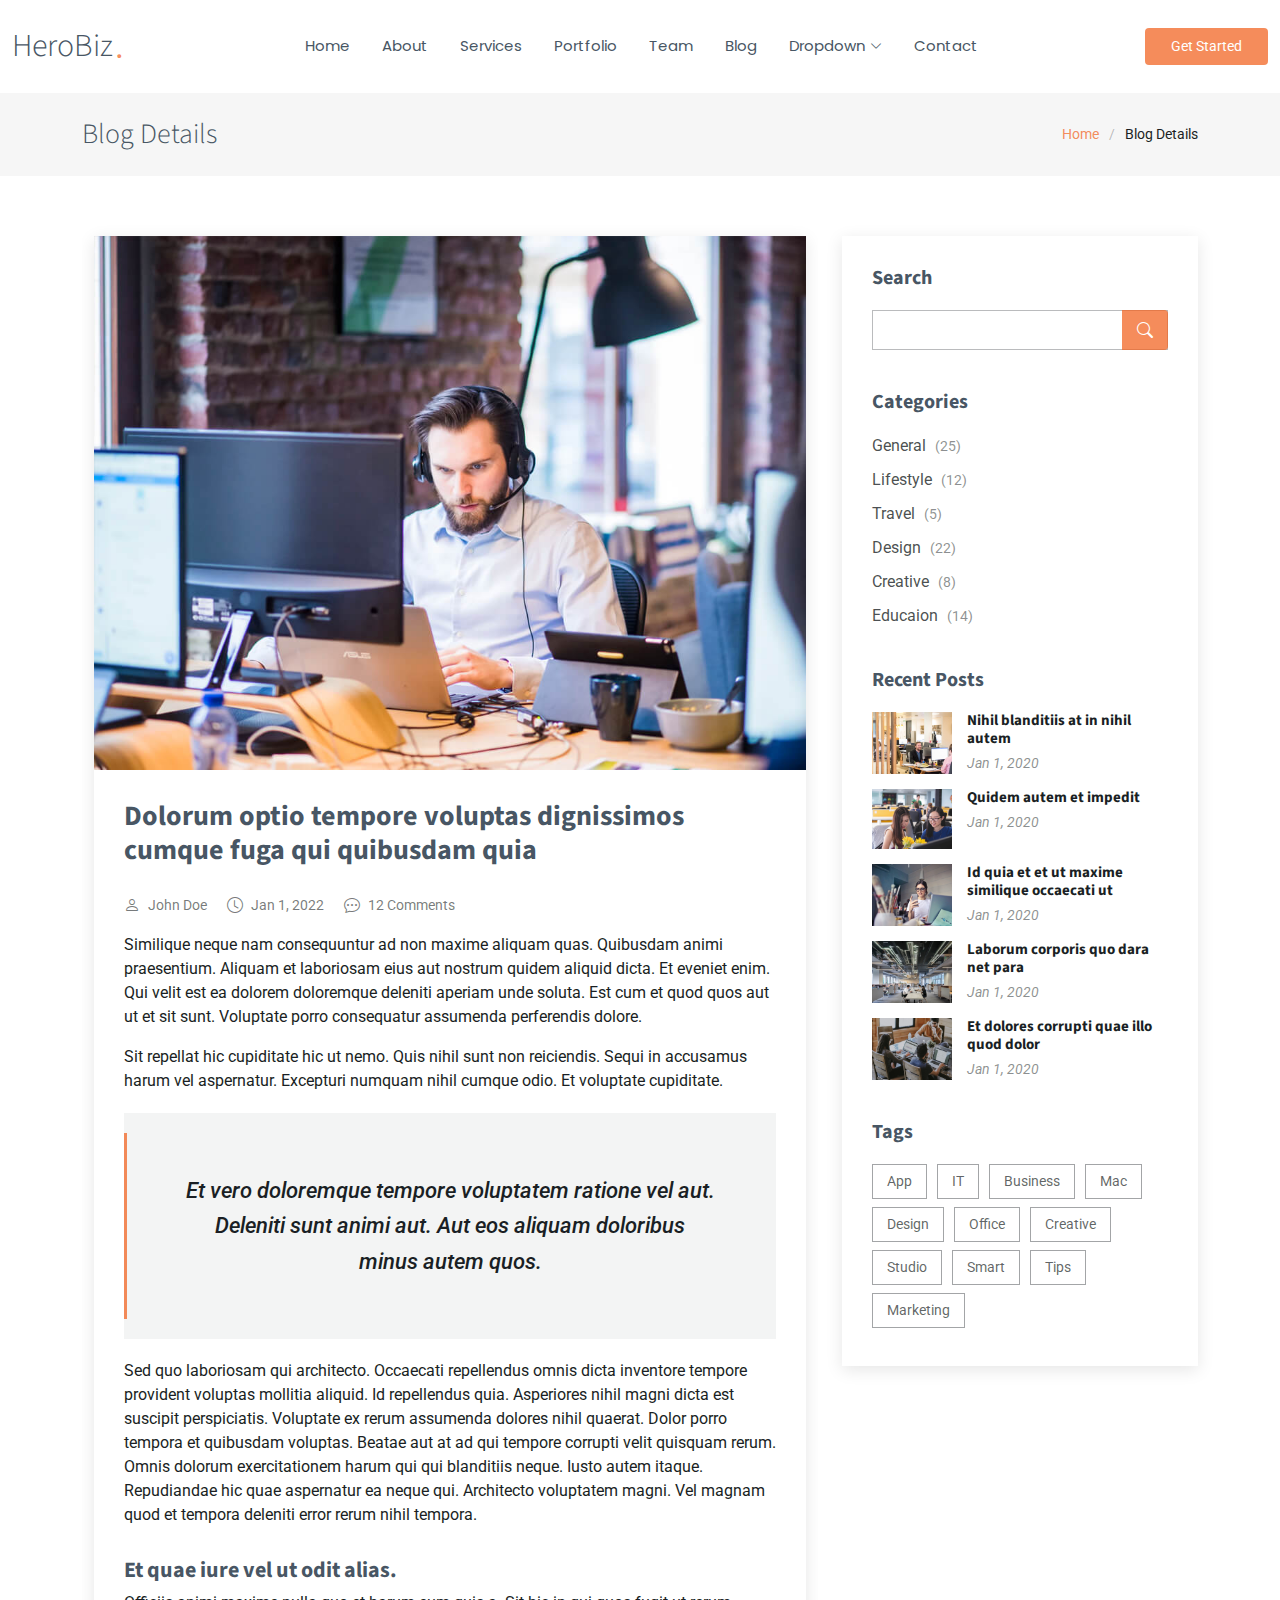
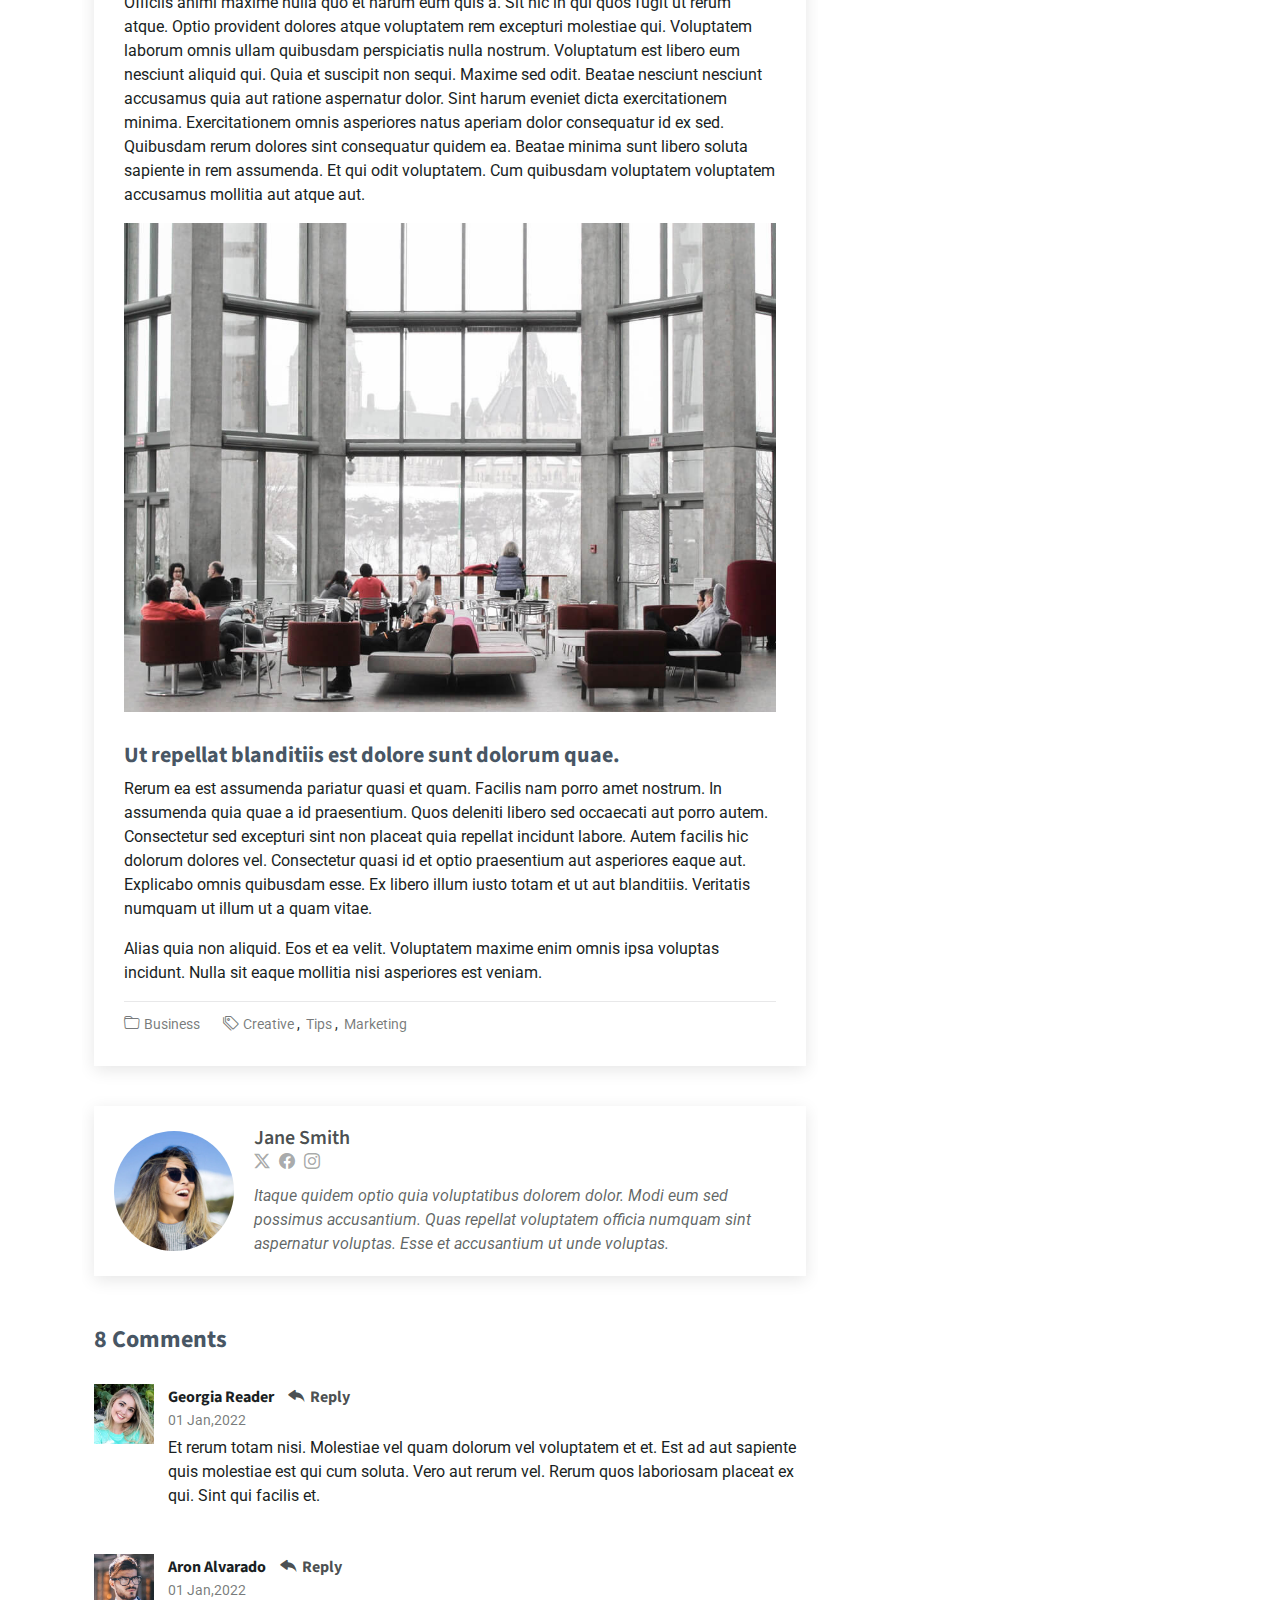
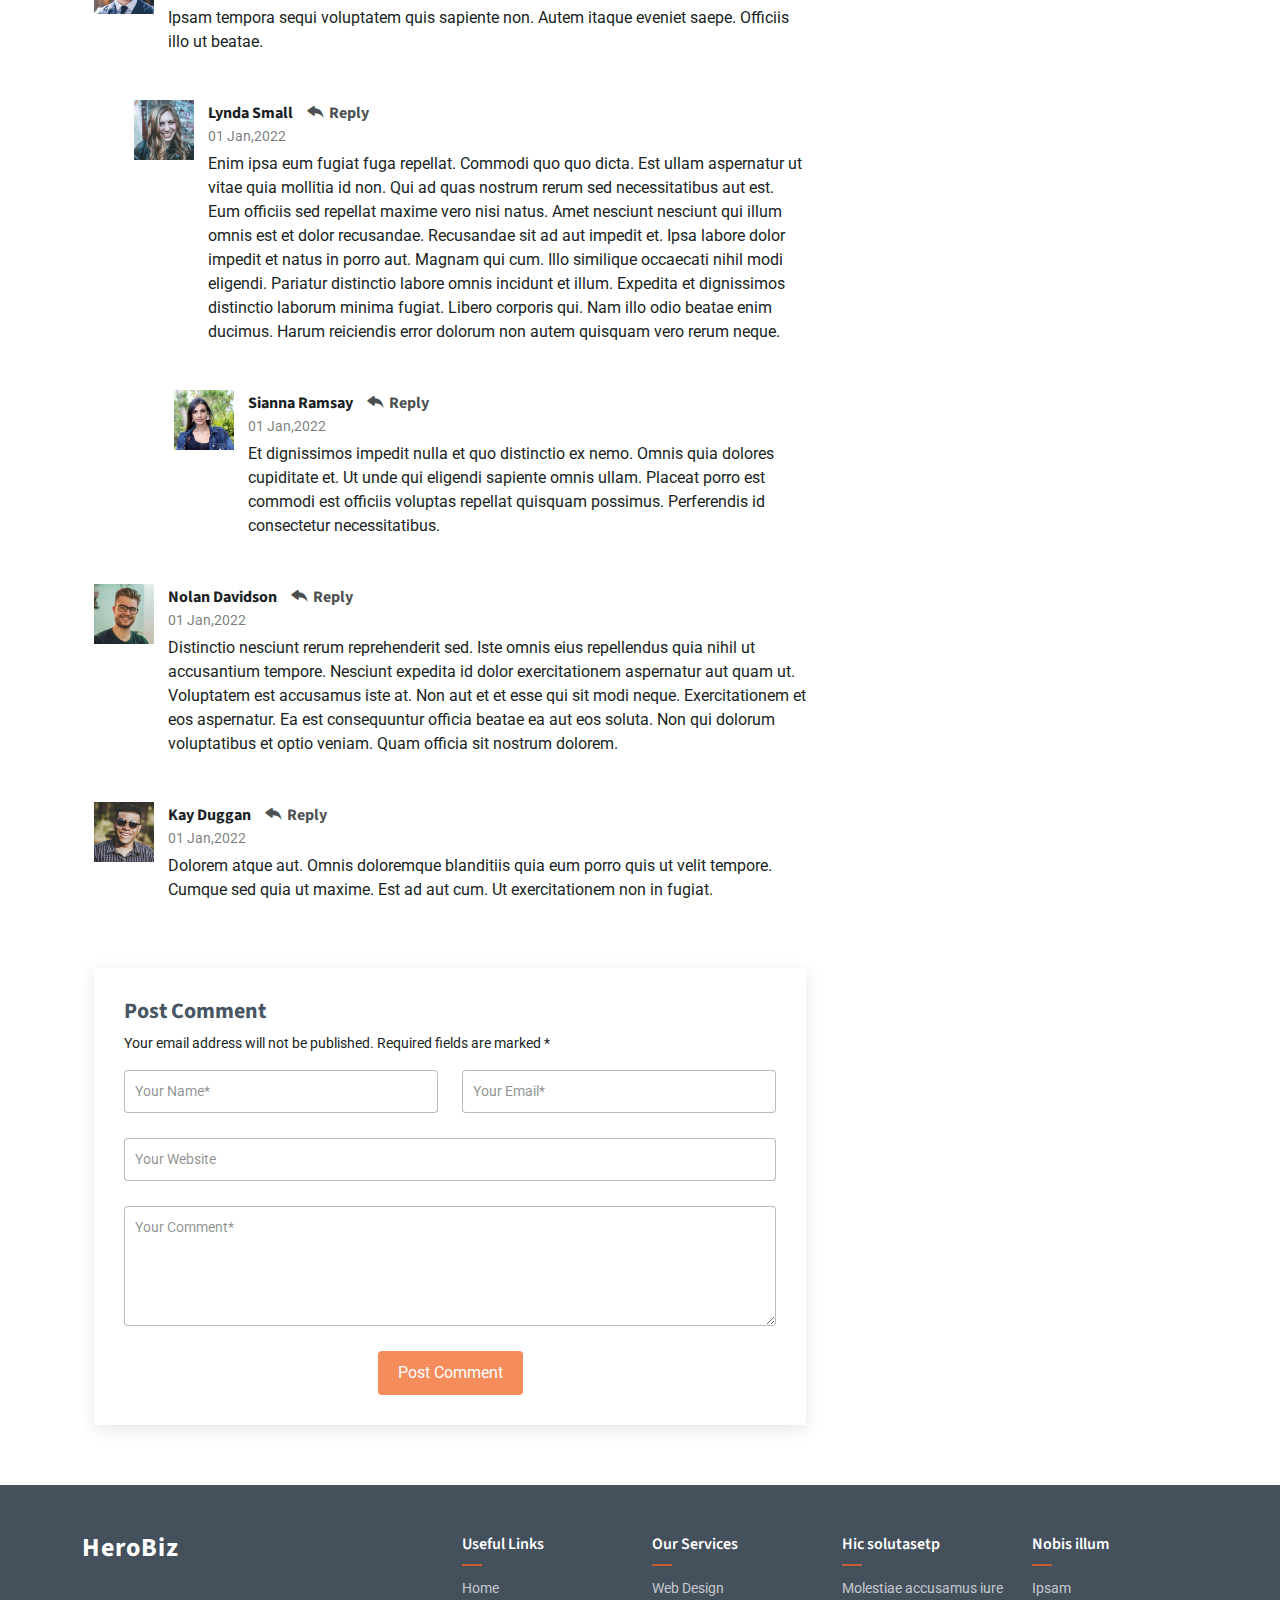
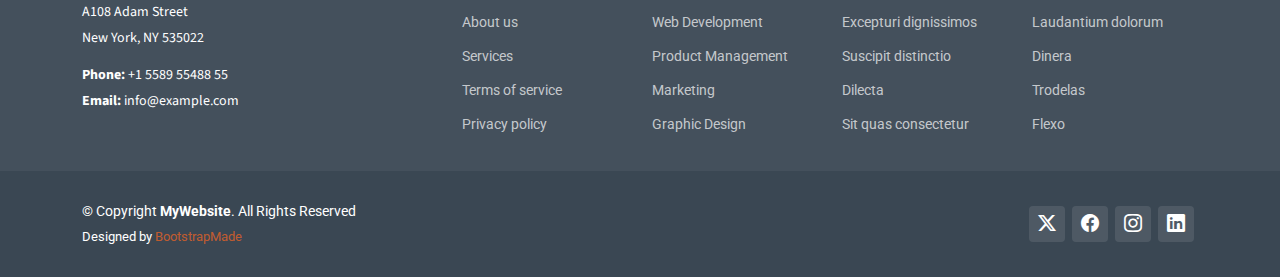
<file: blog-details.html>
<!DOCTYPE html>
<html lang="en">

<head>
  <meta charset="utf-8">
  <meta content="width=device-width, initial-scale=1.0" name="viewport">
  <title>Blog Details - HeroBiz Bootstrap Template</title>
  <meta name="description" content="">
  <meta name="keywords" content="">

  <!-- Favicons -->
  <link href="assets/img/favicon.png" rel="icon">
  <link href="assets/img/apple-touch-icon.png" rel="apple-touch-icon">

  <!-- Fonts -->
  <link href="https://fonts.googleapis.com" rel="preconnect">
  <link href="https://fonts.gstatic.com" rel="preconnect" crossorigin>
  <link href="https://fonts.googleapis.com/css2?family=Roboto:ital,wght@0,100;0,300;0,400;0,500;0,700;0,900;1,100;1,300;1,400;1,500;1,700;1,900&family=Poppins:ital,wght@0,100;0,200;0,300;0,400;0,500;0,600;0,700;0,800;0,900;1,100;1,200;1,300;1,400;1,500;1,600;1,700;1,800;1,900&family=Source+Sans+Pro:ital,wght@0,200;0,300;0,400;0,600;0,700;0,900;1,200;1,300;1,400;1,600;1,700;1,900&display=swap" rel="stylesheet">

  <!-- Vendor CSS Files -->
  <link href="assets/vendor/bootstrap/css/bootstrap.min.css" rel="stylesheet">
  <link href="assets/vendor/bootstrap-icons/bootstrap-icons.css" rel="stylesheet">
  <link href="assets/vendor/aos/aos.css" rel="stylesheet">
  <link href="assets/vendor/glightbox/css/glightbox.min.css" rel="stylesheet">
  <link href="assets/vendor/swiper/swiper-bundle.min.css" rel="stylesheet">

  <!-- Main CSS File -->
  <link href="assets/css/main.css" rel="stylesheet">

  <!-- =======================================================
  * Template Name: HeroBiz
  * Template URL: https://bootstrapmade.com/herobiz-bootstrap-business-template/
  * Updated: Aug 07 2024 with Bootstrap v5.3.3
  * Author: BootstrapMade.com
  * License: https://bootstrapmade.com/license/
  ======================================================== -->
</head>

<body class="blog-details-page">

  <header id="header" class="header d-flex align-items-center sticky-top">
    <div class="container-fluid position-relative d-flex align-items-center justify-content-between">

      <a href="index.html" class="logo d-flex align-items-center me-auto me-xl-0">
        <!-- Uncomment the line below if you also wish to use an image logo -->
        <!-- <img src="assets/img/logo.png" alt=""> -->
        <h1 class="sitename">HeroBiz</h1>
        <span>.</span>
      </a>

      <nav id="navmenu" class="navmenu">
        <ul>
          <li><a href="#hero">Home<br></a></li>
          <li><a href="#about">About</a></li>
          <li><a href="#services">Services</a></li>
          <li><a href="#portfolio">Portfolio</a></li>
          <li><a href="#team">Team</a></li>
          <li><a href="blog.html">Blog</a></li>
          <li class="dropdown"><a href="#"><span>Dropdown</span> <i class="bi bi-chevron-down toggle-dropdown"></i></a>
            <ul>
              <li><a href="#">Dropdown 1</a></li>
              <li class="dropdown"><a href="#"><span>Deep Dropdown</span> <i class="bi bi-chevron-down toggle-dropdown"></i></a>
                <ul>
                  <li><a href="#">Deep Dropdown 1</a></li>
                  <li><a href="#">Deep Dropdown 2</a></li>
                  <li><a href="#">Deep Dropdown 3</a></li>
                  <li><a href="#">Deep Dropdown 4</a></li>
                  <li><a href="#">Deep Dropdown 5</a></li>
                </ul>
              </li>
              <li><a href="#">Dropdown 2</a></li>
              <li><a href="#">Dropdown 3</a></li>
              <li><a href="#">Dropdown 4</a></li>
            </ul>
          </li>
          <li><a href="#contact">Contact</a></li>
        </ul>
        <i class="mobile-nav-toggle d-xl-none bi bi-list"></i>
      </nav>

      <a class="btn-getstarted" href="index.html#about">Get Started</a>

    </div>
  </header>

  <main class="main">

    <!-- Page Title -->
    <div class="page-title">
      <div class="container d-lg-flex justify-content-between align-items-center">
        <h1 class="mb-2 mb-lg-0">Blog Details</h1>
        <nav class="breadcrumbs">
          <ol>
            <li><a href="index.html">Home</a></li>
            <li class="current">Blog Details</li>
          </ol>
        </nav>
      </div>
    </div><!-- End Page Title -->

    <div class="container">
      <div class="row">

        <div class="col-lg-8">

          <!-- Blog Details Section -->
          <section id="blog-details" class="blog-details section">
            <div class="container">

              <article class="article">

                <div class="post-img">
                  <img src="assets/img/blog/blog-1.jpg" alt="" class="img-fluid">
                </div>

                <h2 class="title">Dolorum optio tempore voluptas dignissimos cumque fuga qui quibusdam quia</h2>

                <div class="meta-top">
                  <ul>
                    <li class="d-flex align-items-center"><i class="bi bi-person"></i> <a href="blog-details.html">John Doe</a></li>
                    <li class="d-flex align-items-center"><i class="bi bi-clock"></i> <a href="blog-details.html"><time datetime="2020-01-01">Jan 1, 2022</time></a></li>
                    <li class="d-flex align-items-center"><i class="bi bi-chat-dots"></i> <a href="blog-details.html">12 Comments</a></li>
                  </ul>
                </div><!-- End meta top -->

                <div class="content">
                  <p>
                    Similique neque nam consequuntur ad non maxime aliquam quas. Quibusdam animi praesentium. Aliquam et laboriosam eius aut nostrum quidem aliquid dicta.
                    Et eveniet enim. Qui velit est ea dolorem doloremque deleniti aperiam unde soluta. Est cum et quod quos aut ut et sit sunt. Voluptate porro consequatur assumenda perferendis dolore.
                  </p>

                  <p>
                    Sit repellat hic cupiditate hic ut nemo. Quis nihil sunt non reiciendis. Sequi in accusamus harum vel aspernatur. Excepturi numquam nihil cumque odio. Et voluptate cupiditate.
                  </p>

                  <blockquote>
                    <p>
                      Et vero doloremque tempore voluptatem ratione vel aut. Deleniti sunt animi aut. Aut eos aliquam doloribus minus autem quos.
                    </p>
                  </blockquote>

                  <p>
                    Sed quo laboriosam qui architecto. Occaecati repellendus omnis dicta inventore tempore provident voluptas mollitia aliquid. Id repellendus quia. Asperiores nihil magni dicta est suscipit perspiciatis. Voluptate ex rerum assumenda dolores nihil quaerat.
                    Dolor porro tempora et quibusdam voluptas. Beatae aut at ad qui tempore corrupti velit quisquam rerum. Omnis dolorum exercitationem harum qui qui blanditiis neque.
                    Iusto autem itaque. Repudiandae hic quae aspernatur ea neque qui. Architecto voluptatem magni. Vel magnam quod et tempora deleniti error rerum nihil tempora.
                  </p>

                  <h3>Et quae iure vel ut odit alias.</h3>
                  <p>
                    Officiis animi maxime nulla quo et harum eum quis a. Sit hic in qui quos fugit ut rerum atque. Optio provident dolores atque voluptatem rem excepturi molestiae qui. Voluptatem laborum omnis ullam quibusdam perspiciatis nulla nostrum. Voluptatum est libero eum nesciunt aliquid qui.
                    Quia et suscipit non sequi. Maxime sed odit. Beatae nesciunt nesciunt accusamus quia aut ratione aspernatur dolor. Sint harum eveniet dicta exercitationem minima. Exercitationem omnis asperiores natus aperiam dolor consequatur id ex sed. Quibusdam rerum dolores sint consequatur quidem ea.
                    Beatae minima sunt libero soluta sapiente in rem assumenda. Et qui odit voluptatem. Cum quibusdam voluptatem voluptatem accusamus mollitia aut atque aut.
                  </p>
                  <img src="assets/img/blog/blog-inside-post.jpg" class="img-fluid" alt="">

                  <h3>Ut repellat blanditiis est dolore sunt dolorum quae.</h3>
                  <p>
                    Rerum ea est assumenda pariatur quasi et quam. Facilis nam porro amet nostrum. In assumenda quia quae a id praesentium. Quos deleniti libero sed occaecati aut porro autem. Consectetur sed excepturi sint non placeat quia repellat incidunt labore. Autem facilis hic dolorum dolores vel.
                    Consectetur quasi id et optio praesentium aut asperiores eaque aut. Explicabo omnis quibusdam esse. Ex libero illum iusto totam et ut aut blanditiis. Veritatis numquam ut illum ut a quam vitae.
                  </p>
                  <p>
                    Alias quia non aliquid. Eos et ea velit. Voluptatem maxime enim omnis ipsa voluptas incidunt. Nulla sit eaque mollitia nisi asperiores est veniam.
                  </p>

                </div><!-- End post content -->

                <div class="meta-bottom">
                  <i class="bi bi-folder"></i>
                  <ul class="cats">
                    <li><a href="#">Business</a></li>
                  </ul>

                  <i class="bi bi-tags"></i>
                  <ul class="tags">
                    <li><a href="#">Creative</a></li>
                    <li><a href="#">Tips</a></li>
                    <li><a href="#">Marketing</a></li>
                  </ul>
                </div><!-- End meta bottom -->

              </article>

            </div>
          </section><!-- /Blog Details Section -->

          <!-- Blog Author Section -->
          <section id="blog-author" class="blog-author section">

            <div class="container">
              <div class="author-container d-flex align-items-center">
                <img src="assets/img/blog/blog-author.jpg" class="rounded-circle flex-shrink-0" alt="">
                <div>
                  <h4>Jane Smith</h4>
                  <div class="social-links">
                    <a href="https://x.com/#"><i class="bi bi-twitter-x"></i></a>
                    <a href="https://facebook.com/#"><i class="bi bi-facebook"></i></a>
                    <a href="https://instagram.com/#"><i class="biu bi-instagram"></i></a>
                  </div>
                  <p>
                    Itaque quidem optio quia voluptatibus dolorem dolor. Modi eum sed possimus accusantium. Quas repellat voluptatem officia numquam sint aspernatur voluptas. Esse et accusantium ut unde voluptas.
                  </p>
                </div>
              </div>
            </div>

          </section><!-- /Blog Author Section -->

          <!-- Blog Comments Section -->
          <section id="blog-comments" class="blog-comments section">

            <div class="container">

              <h4 class="comments-count">8 Comments</h4>

              <div id="comment-1" class="comment">
                <div class="d-flex">
                  <div class="comment-img"><img src="assets/img/blog/comments-1.jpg" alt=""></div>
                  <div>
                    <h5><a href="">Georgia Reader</a> <a href="#" class="reply"><i class="bi bi-reply-fill"></i> Reply</a></h5>
                    <time datetime="2020-01-01">01 Jan,2022</time>
                    <p>
                      Et rerum totam nisi. Molestiae vel quam dolorum vel voluptatem et et. Est ad aut sapiente quis molestiae est qui cum soluta.
                      Vero aut rerum vel. Rerum quos laboriosam placeat ex qui. Sint qui facilis et.
                    </p>
                  </div>
                </div>
              </div><!-- End comment #1 -->

              <div id="comment-2" class="comment">
                <div class="d-flex">
                  <div class="comment-img"><img src="assets/img/blog/comments-2.jpg" alt=""></div>
                  <div>
                    <h5><a href="">Aron Alvarado</a> <a href="#" class="reply"><i class="bi bi-reply-fill"></i> Reply</a></h5>
                    <time datetime="2020-01-01">01 Jan,2022</time>
                    <p>
                      Ipsam tempora sequi voluptatem quis sapiente non. Autem itaque eveniet saepe. Officiis illo ut beatae.
                    </p>
                  </div>
                </div>

                <div id="comment-reply-1" class="comment comment-reply">
                  <div class="d-flex">
                    <div class="comment-img"><img src="assets/img/blog/comments-3.jpg" alt=""></div>
                    <div>
                      <h5><a href="">Lynda Small</a> <a href="#" class="reply"><i class="bi bi-reply-fill"></i> Reply</a></h5>
                      <time datetime="2020-01-01">01 Jan,2022</time>
                      <p>
                        Enim ipsa eum fugiat fuga repellat. Commodi quo quo dicta. Est ullam aspernatur ut vitae quia mollitia id non. Qui ad quas nostrum rerum sed necessitatibus aut est. Eum officiis sed repellat maxime vero nisi natus. Amet nesciunt nesciunt qui illum omnis est et dolor recusandae.

                        Recusandae sit ad aut impedit et. Ipsa labore dolor impedit et natus in porro aut. Magnam qui cum. Illo similique occaecati nihil modi eligendi. Pariatur distinctio labore omnis incidunt et illum. Expedita et dignissimos distinctio laborum minima fugiat.

                        Libero corporis qui. Nam illo odio beatae enim ducimus. Harum reiciendis error dolorum non autem quisquam vero rerum neque.
                      </p>
                    </div>
                  </div>

                  <div id="comment-reply-2" class="comment comment-reply">
                    <div class="d-flex">
                      <div class="comment-img"><img src="assets/img/blog/comments-4.jpg" alt=""></div>
                      <div>
                        <h5><a href="">Sianna Ramsay</a> <a href="#" class="reply"><i class="bi bi-reply-fill"></i> Reply</a></h5>
                        <time datetime="2020-01-01">01 Jan,2022</time>
                        <p>
                          Et dignissimos impedit nulla et quo distinctio ex nemo. Omnis quia dolores cupiditate et. Ut unde qui eligendi sapiente omnis ullam. Placeat porro est commodi est officiis voluptas repellat quisquam possimus. Perferendis id consectetur necessitatibus.
                        </p>
                      </div>
                    </div>

                  </div><!-- End comment reply #2-->

                </div><!-- End comment reply #1-->

              </div><!-- End comment #2-->

              <div id="comment-3" class="comment">
                <div class="d-flex">
                  <div class="comment-img"><img src="assets/img/blog/comments-5.jpg" alt=""></div>
                  <div>
                    <h5><a href="">Nolan Davidson</a> <a href="#" class="reply"><i class="bi bi-reply-fill"></i> Reply</a></h5>
                    <time datetime="2020-01-01">01 Jan,2022</time>
                    <p>
                      Distinctio nesciunt rerum reprehenderit sed. Iste omnis eius repellendus quia nihil ut accusantium tempore. Nesciunt expedita id dolor exercitationem aspernatur aut quam ut. Voluptatem est accusamus iste at.
                      Non aut et et esse qui sit modi neque. Exercitationem et eos aspernatur. Ea est consequuntur officia beatae ea aut eos soluta. Non qui dolorum voluptatibus et optio veniam. Quam officia sit nostrum dolorem.
                    </p>
                  </div>
                </div>

              </div><!-- End comment #3 -->

              <div id="comment-4" class="comment">
                <div class="d-flex">
                  <div class="comment-img"><img src="assets/img/blog/comments-6.jpg" alt=""></div>
                  <div>
                    <h5><a href="">Kay Duggan</a> <a href="#" class="reply"><i class="bi bi-reply-fill"></i> Reply</a></h5>
                    <time datetime="2020-01-01">01 Jan,2022</time>
                    <p>
                      Dolorem atque aut. Omnis doloremque blanditiis quia eum porro quis ut velit tempore. Cumque sed quia ut maxime. Est ad aut cum. Ut exercitationem non in fugiat.
                    </p>
                  </div>
                </div>

              </div><!-- End comment #4 -->

            </div>

          </section><!-- /Blog Comments Section -->

          <!-- Comment Form Section -->
          <section id="comment-form" class="comment-form section">
            <div class="container">

              <form action="">

                <h4>Post Comment</h4>
                <p>Your email address will not be published. Required fields are marked * </p>
                <div class="row">
                  <div class="col-md-6 form-group">
                    <input name="name" type="text" class="form-control" placeholder="Your Name*">
                  </div>
                  <div class="col-md-6 form-group">
                    <input name="email" type="text" class="form-control" placeholder="Your Email*">
                  </div>
                </div>
                <div class="row">
                  <div class="col form-group">
                    <input name="website" type="text" class="form-control" placeholder="Your Website">
                  </div>
                </div>
                <div class="row">
                  <div class="col form-group">
                    <textarea name="comment" class="form-control" placeholder="Your Comment*"></textarea>
                  </div>
                </div>

                <div class="text-center">
                  <button type="submit" class="btn btn-primary">Post Comment</button>
                </div>

              </form>

            </div>
          </section><!-- /Comment Form Section -->

        </div>

        <div class="col-lg-4 sidebar">

          <div class="widgets-container">

            <!-- Search Widget -->
            <div class="search-widget widget-item">

              <h3 class="widget-title">Search</h3>
              <form action="">
                <input type="text">
                <button type="submit" title="Search"><i class="bi bi-search"></i></button>
              </form>

            </div><!--/Search Widget -->

            <!-- Categories Widget -->
            <div class="categories-widget widget-item">

              <h3 class="widget-title">Categories</h3>
              <ul class="mt-3">
                <li><a href="#">General <span>(25)</span></a></li>
                <li><a href="#">Lifestyle <span>(12)</span></a></li>
                <li><a href="#">Travel <span>(5)</span></a></li>
                <li><a href="#">Design <span>(22)</span></a></li>
                <li><a href="#">Creative <span>(8)</span></a></li>
                <li><a href="#">Educaion <span>(14)</span></a></li>
              </ul>

            </div><!--/Categories Widget -->

            <!-- Recent Posts Widget -->
            <div class="recent-posts-widget widget-item">

              <h3 class="widget-title">Recent Posts</h3>

              <div class="post-item">
                <img src="assets/img/blog/blog-recent-1.jpg" alt="" class="flex-shrink-0">
                <div>
                  <h4><a href="blog-details.html">Nihil blanditiis at in nihil autem</a></h4>
                  <time datetime="2020-01-01">Jan 1, 2020</time>
                </div>
              </div><!-- End recent post item-->

              <div class="post-item">
                <img src="assets/img/blog/blog-recent-2.jpg" alt="" class="flex-shrink-0">
                <div>
                  <h4><a href="blog-details.html">Quidem autem et impedit</a></h4>
                  <time datetime="2020-01-01">Jan 1, 2020</time>
                </div>
              </div><!-- End recent post item-->

              <div class="post-item">
                <img src="assets/img/blog/blog-recent-3.jpg" alt="" class="flex-shrink-0">
                <div>
                  <h4><a href="blog-details.html">Id quia et et ut maxime similique occaecati ut</a></h4>
                  <time datetime="2020-01-01">Jan 1, 2020</time>
                </div>
              </div><!-- End recent post item-->

              <div class="post-item">
                <img src="assets/img/blog/blog-recent-4.jpg" alt="" class="flex-shrink-0">
                <div>
                  <h4><a href="blog-details.html">Laborum corporis quo dara net para</a></h4>
                  <time datetime="2020-01-01">Jan 1, 2020</time>
                </div>
              </div><!-- End recent post item-->

              <div class="post-item">
                <img src="assets/img/blog/blog-recent-5.jpg" alt="" class="flex-shrink-0">
                <div>
                  <h4><a href="blog-details.html">Et dolores corrupti quae illo quod dolor</a></h4>
                  <time datetime="2020-01-01">Jan 1, 2020</time>
                </div>
              </div><!-- End recent post item-->

            </div><!--/Recent Posts Widget -->

            <!-- Tags Widget -->
            <div class="tags-widget widget-item">

              <h3 class="widget-title">Tags</h3>
              <ul>
                <li><a href="#">App</a></li>
                <li><a href="#">IT</a></li>
                <li><a href="#">Business</a></li>
                <li><a href="#">Mac</a></li>
                <li><a href="#">Design</a></li>
                <li><a href="#">Office</a></li>
                <li><a href="#">Creative</a></li>
                <li><a href="#">Studio</a></li>
                <li><a href="#">Smart</a></li>
                <li><a href="#">Tips</a></li>
                <li><a href="#">Marketing</a></li>
              </ul>

            </div><!--/Tags Widget -->

          </div>

        </div>

      </div>
    </div>

  </main>

  <footer id="footer" class="footer dark-background">

    <div class="footer-top">
      <div class="container">
        <div class="row gy-4">
          <div class="col-lg-4 col-md-6 footer-about">
            <a href="index.html" class="logo d-flex align-items-center">
              <span class="sitename">HeroBiz</span>
            </a>
            <div class="footer-contact pt-3">
              <p>A108 Adam Street</p>
              <p>New York, NY 535022</p>
              <p class="mt-3"><strong>Phone:</strong> <span>+1 5589 55488 55</span></p>
              <p><strong>Email:</strong> <span>info@example.com</span></p>
            </div>
          </div>

          <div class="col-lg-2 col-md-3 footer-links">
            <h4>Useful Links</h4>
            <ul>
              <li><a href="#">Home</a></li>
              <li><a href="#">About us</a></li>
              <li><a href="#">Services</a></li>
              <li><a href="#">Terms of service</a></li>
              <li><a href="#">Privacy policy</a></li>
            </ul>
          </div>

          <div class="col-lg-2 col-md-3 footer-links">
            <h4>Our Services</h4>
            <ul>
              <li><a href="#">Web Design</a></li>
              <li><a href="#">Web Development</a></li>
              <li><a href="#">Product Management</a></li>
              <li><a href="#">Marketing</a></li>
              <li><a href="#">Graphic Design</a></li>
            </ul>
          </div>

          <div class="col-lg-2 col-md-3 footer-links">
            <h4>Hic solutasetp</h4>
            <ul>
              <li><a href="#">Molestiae accusamus iure</a></li>
              <li><a href="#">Excepturi dignissimos</a></li>
              <li><a href="#">Suscipit distinctio</a></li>
              <li><a href="#">Dilecta</a></li>
              <li><a href="#">Sit quas consectetur</a></li>
            </ul>
          </div>

          <div class="col-lg-2 col-md-3 footer-links">
            <h4>Nobis illum</h4>
            <ul>
              <li><a href="#">Ipsam</a></li>
              <li><a href="#">Laudantium dolorum</a></li>
              <li><a href="#">Dinera</a></li>
              <li><a href="#">Trodelas</a></li>
              <li><a href="#">Flexo</a></li>
            </ul>
          </div>

        </div>
      </div>
    </div>

    <div class="copyright text-center">
      <div class="container d-flex flex-column flex-lg-row justify-content-center justify-content-lg-between align-items-center">

        <div class="d-flex flex-column align-items-center align-items-lg-start">
          <div>
            © Copyright <strong><span>MyWebsite</span></strong>. All Rights Reserved
          </div>
          <div class="credits">
            <!-- All the links in the footer should remain intact. -->
            <!-- You can delete the links only if you purchased the pro version. -->
            <!-- Licensing information: https://bootstrapmade.com/license/ -->
            <!-- Purchase the pro version with working PHP/AJAX contact form: https://bootstrapmade.com/herobiz-bootstrap-business-template/ -->
            Designed by <a href="https://bootstrapmade.com/">BootstrapMade</a>
          </div>
        </div>

        <div class="social-links order-first order-lg-last mb-3 mb-lg-0">
          <a href=""><i class="bi bi-twitter-x"></i></a>
          <a href=""><i class="bi bi-facebook"></i></a>
          <a href=""><i class="bi bi-instagram"></i></a>
          <a href=""><i class="bi bi-linkedin"></i></a>
        </div>

      </div>
    </div>

  </footer>

  <!-- Scroll Top -->
  <a href="#" id="scroll-top" class="scroll-top d-flex align-items-center justify-content-center"><i class="bi bi-arrow-up-short"></i></a>

  <!-- Preloader -->
  <div id="preloader"></div>

  <!-- Vendor JS Files -->
  <script src="assets/vendor/bootstrap/js/bootstrap.bundle.min.js"></script>
  <script src="assets/vendor/php-email-form/validate.js"></script>
  <script src="assets/vendor/aos/aos.js"></script>
  <script src="assets/vendor/glightbox/js/glightbox.min.js"></script>
  <script src="assets/vendor/swiper/swiper-bundle.min.js"></script>
  <script src="assets/vendor/imagesloaded/imagesloaded.pkgd.min.js"></script>
  <script src="assets/vendor/isotope-layout/isotope.pkgd.min.js"></script>

  <!-- Main JS File -->
  <script src="assets/js/main.js"></script>

</body>

</html>
</file>
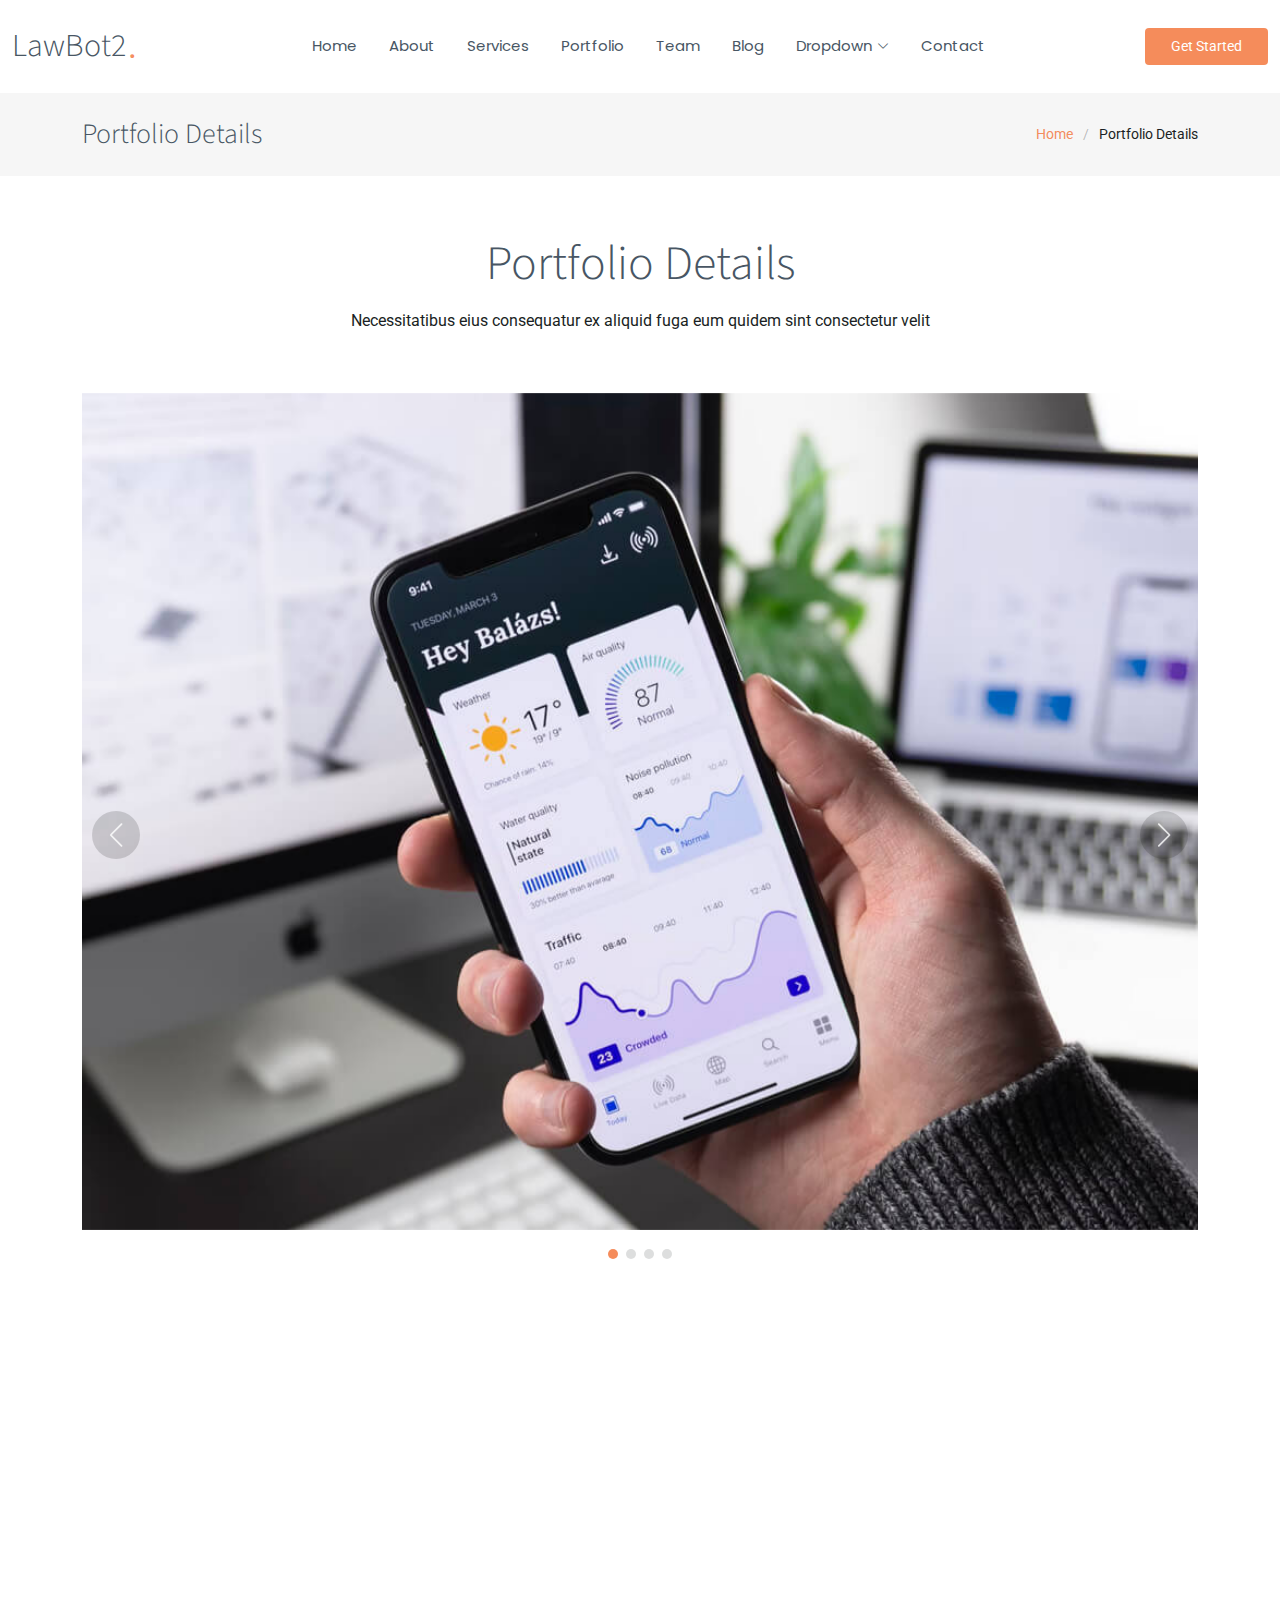
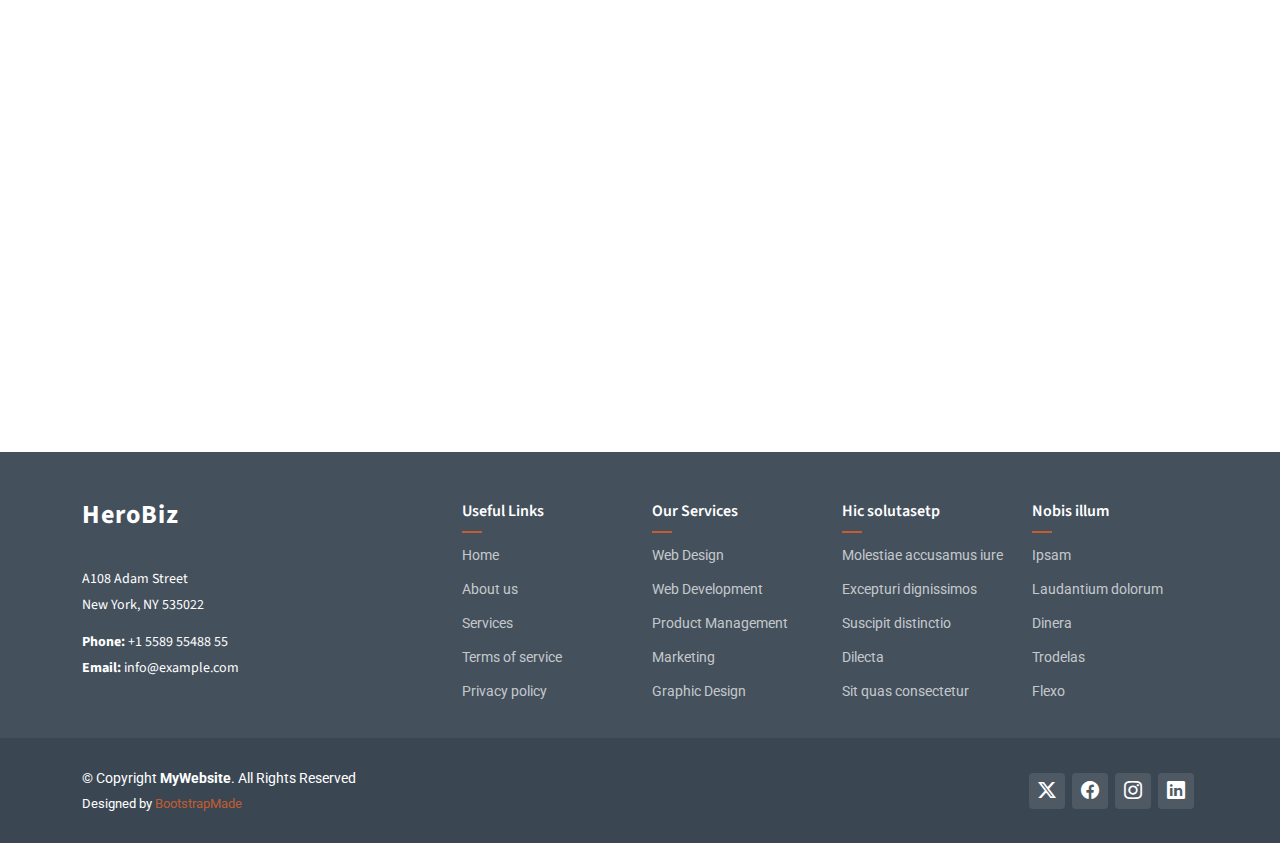
<file: portfolio-details.html>
<!DOCTYPE html>
<html lang="en">

<head>
  <meta charset="utf-8">
  <meta content="width=device-width, initial-scale=1.0" name="viewport">
  <title>Portfolio Details - HeroBiz Bootstrap Template</title>
  <meta name="description" content="">
  <meta name="keywords" content="">

  <!-- Favicons -->
  <link href="assets/img/favicon.png" rel="icon">
  <link href="assets/img/apple-touch-icon.png" rel="apple-touch-icon">

  <!-- Fonts -->
  <link href="https://fonts.googleapis.com" rel="preconnect">
  <link href="https://fonts.gstatic.com" rel="preconnect" crossorigin>
  <link href="https://fonts.googleapis.com/css2?family=Roboto:ital,wght@0,100;0,300;0,400;0,500;0,700;0,900;1,100;1,300;1,400;1,500;1,700;1,900&family=Poppins:ital,wght@0,100;0,200;0,300;0,400;0,500;0,600;0,700;0,800;0,900;1,100;1,200;1,300;1,400;1,500;1,600;1,700;1,800;1,900&family=Source+Sans+Pro:ital,wght@0,200;0,300;0,400;0,600;0,700;0,900;1,200;1,300;1,400;1,600;1,700;1,900&display=swap" rel="stylesheet">

  <!-- Vendor CSS Files -->
  <link href="assets/vendor/bootstrap/css/bootstrap.min.css" rel="stylesheet">
  <link href="assets/vendor/bootstrap-icons/bootstrap-icons.css" rel="stylesheet">
  <link href="assets/vendor/aos/aos.css" rel="stylesheet">
  <link href="assets/vendor/glightbox/css/glightbox.min.css" rel="stylesheet">
  <link href="assets/vendor/swiper/swiper-bundle.min.css" rel="stylesheet">

  <!-- Main CSS File -->
  <link href="assets/css/main.css" rel="stylesheet">

  <!-- =======================================================
  * Template Name: HeroBiz
  * Template URL: https://bootstrapmade.com/herobiz-bootstrap-business-template/
  * Updated: Aug 07 2024 with Bootstrap v5.3.3
  * Author: BootstrapMade.com
  * License: https://bootstrapmade.com/license/
  ======================================================== -->
</head>

<body class="portfolio-details-page">

  <header id="header" class="header d-flex align-items-center sticky-top">
    <div class="container-fluid position-relative d-flex align-items-center justify-content-between">

      <a href="index.html" class="logo d-flex align-items-center me-auto me-xl-0">
        <!-- Uncomment the line below if you also wish to use an image logo -->
        <!-- <img src="assets/img/logo.png" alt=""> -->
        <h1 class="sitename">LawBot2</h1>
        <span>.</span>
      </a>

      <nav id="navmenu" class="navmenu">
        <ul>
          <li><a href="#hero">Home<br></a></li>
          <li><a href="#about">About</a></li>
          <li><a href="#services">Services</a></li>
          <li><a href="#portfolio">Portfolio</a></li>
          <li><a href="#team">Team</a></li>
          <li><a href="blog.html">Blog</a></li>
          <li class="dropdown"><a href="#"><span>Dropdown</span> <i class="bi bi-chevron-down toggle-dropdown"></i></a>
            <ul>
              <li><a href="#">Dropdown 1</a></li>
              <li class="dropdown"><a href="#"><span>Deep Dropdown</span> <i class="bi bi-chevron-down toggle-dropdown"></i></a>
                <ul>
                  <li><a href="#">Deep Dropdown 1</a></li>
                  <li><a href="#">Deep Dropdown 2</a></li>
                  <li><a href="#">Deep Dropdown 3</a></li>
                  <li><a href="#">Deep Dropdown 4</a></li>
                  <li><a href="#">Deep Dropdown 5</a></li>
                </ul>
              </li>
              <li><a href="#">Dropdown 2</a></li>
              <li><a href="#">Dropdown 3</a></li>
              <li><a href="#">Dropdown 4</a></li>
            </ul>
          </li>
          <li><a href="#contact">Contact</a></li>
        </ul>
        <i class="mobile-nav-toggle d-xl-none bi bi-list"></i>
      </nav>

      <a class="btn-getstarted" href="index.html#about">Get Started</a>

    </div>
  </header>

  <main class="main">

    <!-- Page Title -->
    <div class="page-title">
      <div class="container d-lg-flex justify-content-between align-items-center">
        <h1 class="mb-2 mb-lg-0">Portfolio Details</h1>
        <nav class="breadcrumbs">
          <ol>
            <li><a href="index.html">Home</a></li>
            <li class="current">Portfolio Details</li>
          </ol>
        </nav>
      </div>
    </div><!-- End Page Title -->

    <!-- Portfolio Details Section -->
    <section id="portfolio-details" class="portfolio-details section">

      <!-- Section Title -->
      <div class="container section-title" data-aos="fade-up">
        <h2>Portfolio Details</h2>
        <p>Necessitatibus eius consequatur ex aliquid fuga eum quidem sint consectetur velit</p>
      </div><!-- End Section Title -->

      <div class="container" data-aos="fade-up">

        <div class="portfolio-details-slider swiper init-swiper">
          <script type="application/json" class="swiper-config">
            {
              "loop": true,
              "speed": 600,
              "autoplay": {
                "delay": 5000
              },
              "slidesPerView": "auto",
              "navigation": {
                "nextEl": ".swiper-button-next",
                "prevEl": ".swiper-button-prev"
              },
              "pagination": {
                "el": ".swiper-pagination",
                "type": "bullets",
                "clickable": true
              }
            }
          </script>
          <div class="swiper-wrapper align-items-center">

            <div class="swiper-slide">
              <img src="assets/img/portfolio/app-1.jpg" alt="">
            </div>

            <div class="swiper-slide">
              <img src="assets/img/portfolio/product-1.jpg" alt="">
            </div>

            <div class="swiper-slide">
              <img src="assets/img/portfolio/branding-1.jpg" alt="">
            </div>

            <div class="swiper-slide">
              <img src="assets/img/portfolio/books-1.jpg" alt="">
            </div>

          </div>
          <div class="swiper-button-prev"></div>
          <div class="swiper-button-next"></div>
          <div class="swiper-pagination"></div>
        </div>

        <div class="row justify-content-between gy-4 mt-4">

          <div class="col-lg-8" data-aos="fade-up">
            <div class="portfolio-description">
              <h2>This is an example of portfolio details</h2>
              <p>
                Autem ipsum nam porro corporis rerum. Quis eos dolorem eos itaque inventore commodi labore quia quia. Exercitationem repudiandae officiis neque suscipit non officia eaque itaque enim. Voluptatem officia accusantium nesciunt est omnis tempora consectetur dignissimos. Sequi nulla at esse enim cum deserunt eius.
              </p>
              <p>
                Amet consequatur qui dolore veniam voluptatem voluptatem sit. Non aspernatur atque natus ut cum nam et. Praesentium error dolores rerum minus sequi quia veritatis eum. Eos et doloribus doloremque nesciunt molestiae laboriosam.
              </p>

              <div class="testimonial-item">
                <p>
                  <i class="bi bi-quote quote-icon-left"></i>
                  <span>Export tempor illum tamen malis malis eram quae irure esse labore quem cillum quid cillum eram malis quorum velit fore eram velit sunt aliqua noster fugiat irure amet legam anim culpa.</span>
                  <i class="bi bi-quote quote-icon-right"></i>
                </p>
                <div>
                  <img src="assets/img/testimonials/testimonials-2.jpg" class="testimonial-img" alt="">
                  <h3>Sara Wilsson</h3>
                  <h4>Designer</h4>
                </div>
              </div>

              <p>
                Impedit ipsum quae et aliquid doloribus et voluptatem quasi. Perspiciatis occaecati earum et magnam animi. Quibusdam non qui ea vitae suscipit vitae sunt. Repudiandae incidunt cumque minus deserunt assumenda tempore. Delectus voluptas necessitatibus est.
              </p>

              <p>
                Sunt voluptatum sapiente facilis quo odio aut ipsum repellat debitis. Molestiae et autem libero. Explicabo et quod necessitatibus similique quis dolor eum. Numquam eaque praesentium rem et qui nesciunt.
              </p>

            </div>
          </div>

          <div class="col-lg-3" data-aos="fade-up" data-aos-delay="100">
            <div class="portfolio-info">
              <h3>Project information</h3>
              <ul>
                <li><strong>Category</strong> Web design</li>
                <li><strong>Client</strong> ASU Company</li>
                <li><strong>Project date</strong> 01 March, 2020</li>
                <li><strong>Project URL</strong> <a href="#">www.example.com</a></li>
                <li><a href="#" class="btn-visit align-self-start">Visit Website</a></li>
              </ul>
            </div>
          </div>

        </div>

      </div>

    </section><!-- /Portfolio Details Section -->

  </main>

  <footer id="footer" class="footer dark-background">

    <div class="footer-top">
      <div class="container">
        <div class="row gy-4">
          <div class="col-lg-4 col-md-6 footer-about">
            <a href="index.html" class="logo d-flex align-items-center">
              <span class="sitename">HeroBiz</span>
            </a>
            <div class="footer-contact pt-3">
              <p>A108 Adam Street</p>
              <p>New York, NY 535022</p>
              <p class="mt-3"><strong>Phone:</strong> <span>+1 5589 55488 55</span></p>
              <p><strong>Email:</strong> <span>info@example.com</span></p>
            </div>
          </div>

          <div class="col-lg-2 col-md-3 footer-links">
            <h4>Useful Links</h4>
            <ul>
              <li><a href="#">Home</a></li>
              <li><a href="#">About us</a></li>
              <li><a href="#">Services</a></li>
              <li><a href="#">Terms of service</a></li>
              <li><a href="#">Privacy policy</a></li>
            </ul>
          </div>

          <div class="col-lg-2 col-md-3 footer-links">
            <h4>Our Services</h4>
            <ul>
              <li><a href="#">Web Design</a></li>
              <li><a href="#">Web Development</a></li>
              <li><a href="#">Product Management</a></li>
              <li><a href="#">Marketing</a></li>
              <li><a href="#">Graphic Design</a></li>
            </ul>
          </div>

          <div class="col-lg-2 col-md-3 footer-links">
            <h4>Hic solutasetp</h4>
            <ul>
              <li><a href="#">Molestiae accusamus iure</a></li>
              <li><a href="#">Excepturi dignissimos</a></li>
              <li><a href="#">Suscipit distinctio</a></li>
              <li><a href="#">Dilecta</a></li>
              <li><a href="#">Sit quas consectetur</a></li>
            </ul>
          </div>

          <div class="col-lg-2 col-md-3 footer-links">
            <h4>Nobis illum</h4>
            <ul>
              <li><a href="#">Ipsam</a></li>
              <li><a href="#">Laudantium dolorum</a></li>
              <li><a href="#">Dinera</a></li>
              <li><a href="#">Trodelas</a></li>
              <li><a href="#">Flexo</a></li>
            </ul>
          </div>

        </div>
      </div>
    </div>

    <div class="copyright text-center">
      <div class="container d-flex flex-column flex-lg-row justify-content-center justify-content-lg-between align-items-center">

        <div class="d-flex flex-column align-items-center align-items-lg-start">
          <div>
            © Copyright <strong><span>MyWebsite</span></strong>. All Rights Reserved
          </div>
          <div class="credits">
            <!-- All the links in the footer should remain intact. -->
            <!-- You can delete the links only if you purchased the pro version. -->
            <!-- Licensing information: https://bootstrapmade.com/license/ -->
            <!-- Purchase the pro version with working PHP/AJAX contact form: https://bootstrapmade.com/herobiz-bootstrap-business-template/ -->
            Designed by <a href="https://bootstrapmade.com/">BootstrapMade</a>
          </div>
        </div>

        <div class="social-links order-first order-lg-last mb-3 mb-lg-0">
          <a href=""><i class="bi bi-twitter-x"></i></a>
          <a href=""><i class="bi bi-facebook"></i></a>
          <a href=""><i class="bi bi-instagram"></i></a>
          <a href=""><i class="bi bi-linkedin"></i></a>
        </div>

      </div>
    </div>

  </footer>

  <!-- Scroll Top -->
  <a href="#" id="scroll-top" class="scroll-top d-flex align-items-center justify-content-center"><i class="bi bi-arrow-up-short"></i></a>

  <!-- Preloader -->
  <div id="preloader"></div>

  <!-- Vendor JS Files -->
  <script src="assets/vendor/bootstrap/js/bootstrap.bundle.min.js"></script>
  <script src="assets/vendor/php-email-form/validate.js"></script>
  <script src="assets/vendor/aos/aos.js"></script>
  <script src="assets/vendor/glightbox/js/glightbox.min.js"></script>
  <script src="assets/vendor/swiper/swiper-bundle.min.js"></script>
  <script src="assets/vendor/imagesloaded/imagesloaded.pkgd.min.js"></script>
  <script src="assets/vendor/isotope-layout/isotope.pkgd.min.js"></script>

  <!-- Main JS File -->
  <script src="assets/js/main.js"></script>

</body>

</html>
</file>
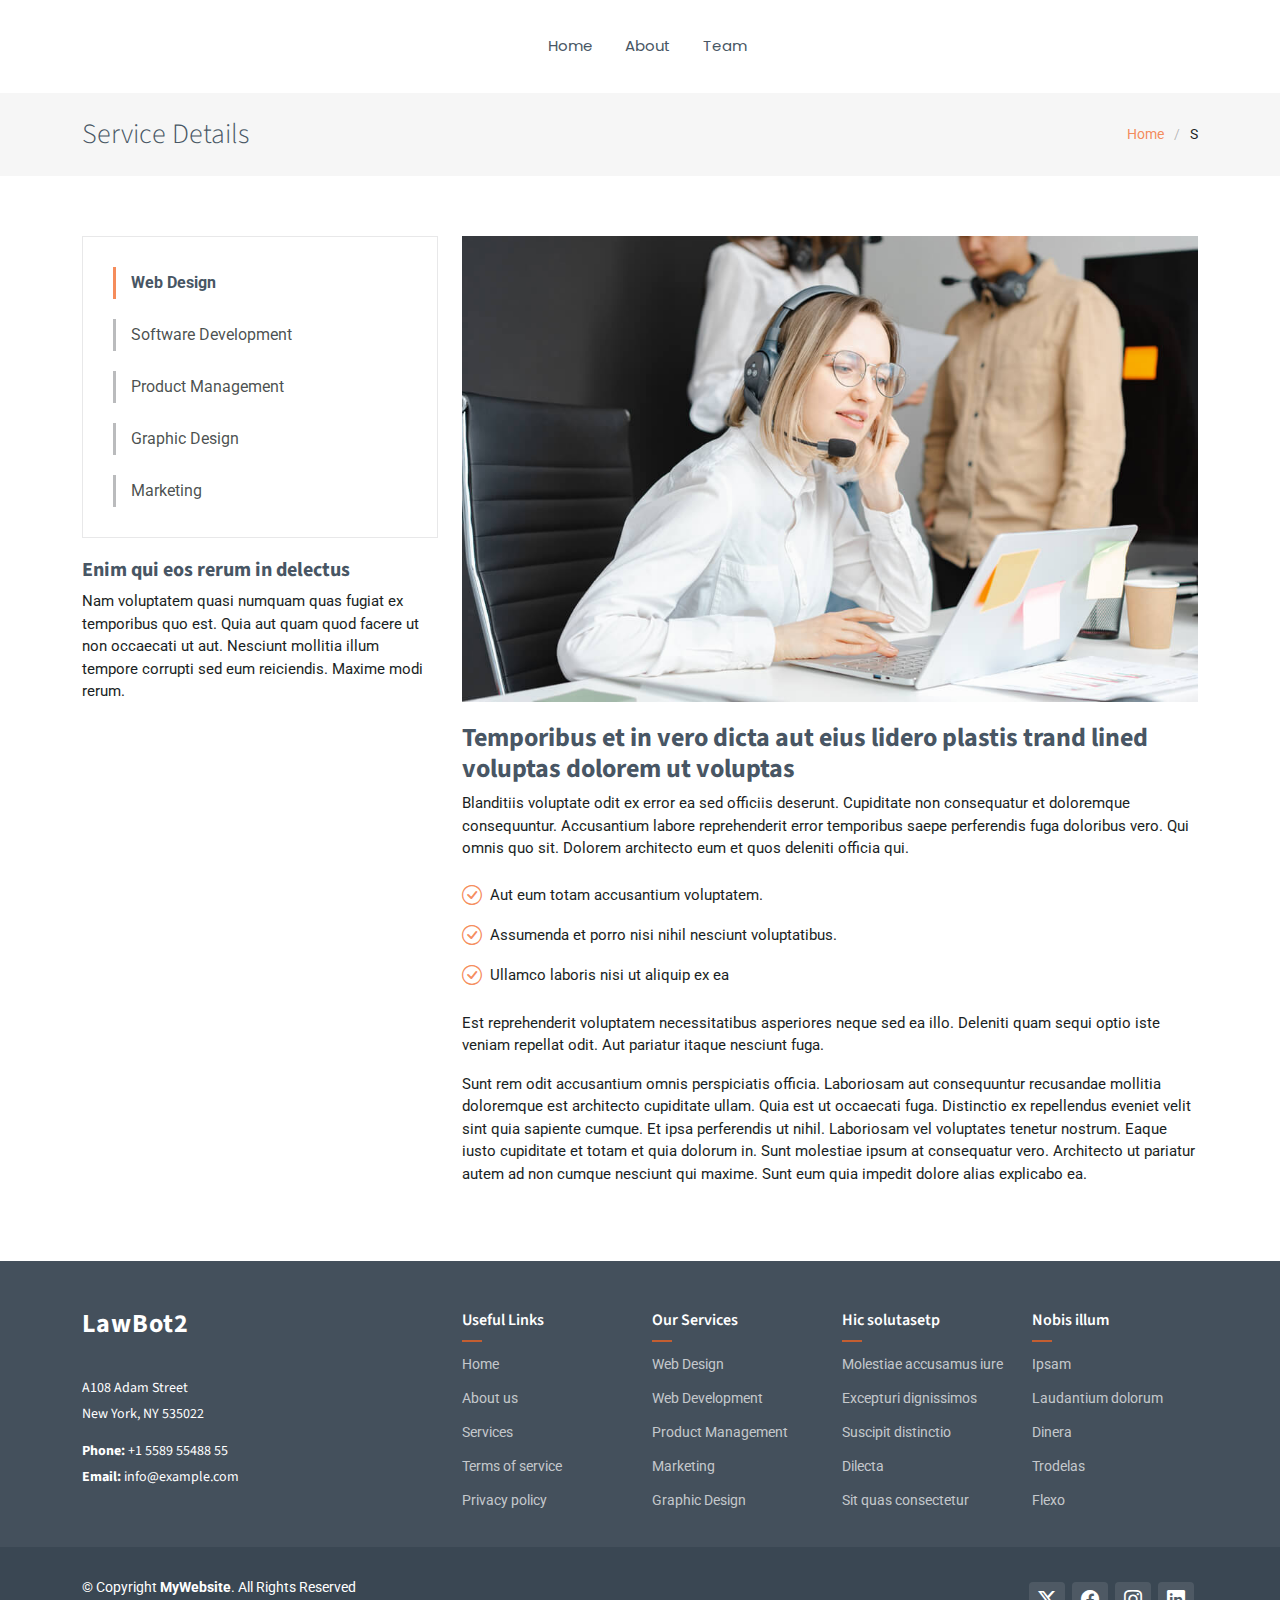
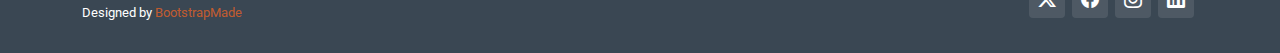
<file: service-details.html>
<!DOCTYPE html>
<html lang="en">

<head>
  <meta charset="utf-8">
  <meta content="width=device-width, initial-scale=1.0" name="viewport">
  <title>Service Details - HeroBiz Bootstrap Template</title>
  <meta name="description" content="">
  <meta name="keywords" content="">

  <!-- Favicons -->
  <link href="assets/img/favicon.png" rel="icon">
  <link href="assets/img/apple-touch-icon.png" rel="apple-touch-icon">

  <!-- Fonts -->
  <link href="https://fonts.googleapis.com" rel="preconnect">
  <link href="https://fonts.gstatic.com" rel="preconnect" crossorigin>
  <link href="https://fonts.googleapis.com/css2?family=Roboto:ital,wght@0,100;0,300;0,400;0,500;0,700;0,900;1,100;1,300;1,400;1,500;1,700;1,900&family=Poppins:ital,wght@0,100;0,200;0,300;0,400;0,500;0,600;0,700;0,800;0,900;1,100;1,200;1,300;1,400;1,500;1,600;1,700;1,800;1,900&family=Source+Sans+Pro:ital,wght@0,200;0,300;0,400;0,600;0,700;0,900;1,200;1,300;1,400;1,600;1,700;1,900&display=swap" rel="stylesheet">

  <!-- Vendor CSS Files -->
  <link href="assets/vendor/bootstrap/css/bootstrap.min.css" rel="stylesheet">
  <link href="assets/vendor/bootstrap-icons/bootstrap-icons.css" rel="stylesheet">
  <link href="assets/vendor/aos/aos.css" rel="stylesheet">
  <link href="assets/vendor/glightbox/css/glightbox.min.css" rel="stylesheet">
  <link href="assets/vendor/swiper/swiper-bundle.min.css" rel="stylesheet">

  <!-- Main CSS File -->
  <link href="assets/css/main.css" rel="stylesheet">

  <!-- =======================================================
  * Template Name: HeroBiz
  * Template URL: https://bootstrapmade.com/herobiz-bootstrap-business-template/
  * Updated: Aug 07 2024 with Bootstrap v5.3.3
  * Author: BootstrapMade.com
  * License: https://bootstrapmade.com/license/
  ======================================================== -->
</head>

<body class="service-details-page">

  <header id="header" class="header d-flex align-items-center sticky-top">
    <div class="container-fluid position-relative d-flex align-items-center justify-content-center">

 
      <nav id="navmenu" class="navmenu">
        <ul>
          <li><a href="#hero">Home<br></a></li>
          <li><a href="#about">About</a></li>
          <li><a href="#team">Team</a></li>
        </ul>
        <i class="mobile-nav-toggle d-xl-none bi bi-list"></i>
      </nav>

     
    </div>
  </header>

  <main class="main">

    <!-- Page Title -->
    <div class="page-title">
      <div class="container d-lg-flex justify-content-between align-items-center">
        <h1 class="mb-2 mb-lg-0">Service Details</h1>
        <nav class="breadcrumbs">
          <ol>
            <li><a href="index.html">Home</a></li>
            <li class="current">S</li>
          </ol>
        </nav>
      </div>
    </div><!-- End Page Title -->

    <!-- Service Details Section -->
    <section id="service-details" class="service-details section">

      <div class="container">

        <div class="row gy-4">

          <div class="col-lg-4" data-aos="fade-up" data-aos-delay="100">
            <div class="services-list">
              <a href="#" class="active">Web Design</a>
              <a href="#">Software Development</a>
              <a href="#">Product Management</a>
              <a href="#">Graphic Design</a>
              <a href="#">Marketing</a>
            </div>

            <h4>Enim qui eos rerum in delectus</h4>
            <p>Nam voluptatem quasi numquam quas fugiat ex temporibus quo est. Quia aut quam quod facere ut non occaecati ut aut. Nesciunt mollitia illum tempore corrupti sed eum reiciendis. Maxime modi rerum.</p>
          </div>

          <div class="col-lg-8" data-aos="fade-up" data-aos-delay="200">
            <img src="assets/img/services.jpg" alt="" class="img-fluid services-img">
            <h3>Temporibus et in vero dicta aut eius lidero plastis trand lined voluptas dolorem ut voluptas</h3>
            <p>
              Blanditiis voluptate odit ex error ea sed officiis deserunt. Cupiditate non consequatur et doloremque consequuntur. Accusantium labore reprehenderit error temporibus saepe perferendis fuga doloribus vero. Qui omnis quo sit. Dolorem architecto eum et quos deleniti officia qui.
            </p>
            <ul>
              <li><i class="bi bi-check-circle"></i> <span>Aut eum totam accusantium voluptatem.</span></li>
              <li><i class="bi bi-check-circle"></i> <span>Assumenda et porro nisi nihil nesciunt voluptatibus.</span></li>
              <li><i class="bi bi-check-circle"></i> <span>Ullamco laboris nisi ut aliquip ex ea</span></li>
            </ul>
            <p>
              Est reprehenderit voluptatem necessitatibus asperiores neque sed ea illo. Deleniti quam sequi optio iste veniam repellat odit. Aut pariatur itaque nesciunt fuga.
            </p>
            <p>
              Sunt rem odit accusantium omnis perspiciatis officia. Laboriosam aut consequuntur recusandae mollitia doloremque est architecto cupiditate ullam. Quia est ut occaecati fuga. Distinctio ex repellendus eveniet velit sint quia sapiente cumque. Et ipsa perferendis ut nihil. Laboriosam vel voluptates tenetur nostrum. Eaque iusto cupiditate et totam et quia dolorum in. Sunt molestiae ipsum at consequatur vero. Architecto ut pariatur autem ad non cumque nesciunt qui maxime. Sunt eum quia impedit dolore alias explicabo ea.
            </p>
          </div>

        </div>

      </div>

    </section><!-- /Service Details Section -->

  </main>

  <footer id="footer" class="footer dark-background">

    <div class="footer-top">
      <div class="container">
        <div class="row gy-4">
          <div class="col-lg-4 col-md-6 footer-about">
            <a href="index.html" class="logo d-flex align-items-center">
              <span class="sitename">LawBot2</span>
            </a>
            <div class="footer-contact pt-3">
              <p>A108 Adam Street</p>
              <p>New York, NY 535022</p>
              <p class="mt-3"><strong>Phone:</strong> <span>+1 5589 55488 55</span></p>
              <p><strong>Email:</strong> <span>info@example.com</span></p>
            </div>
          </div>

          <div class="col-lg-2 col-md-3 footer-links">
            <h4>Useful Links</h4>
            <ul>
              <li><a href="#">Home</a></li>
              <li><a href="#">About us</a></li>
              <li><a href="#">Services</a></li>
              <li><a href="#">Terms of service</a></li>
              <li><a href="#">Privacy policy</a></li>
            </ul>
          </div>

          <div class="col-lg-2 col-md-3 footer-links">
            <h4>Our Services</h4>
            <ul>
              <li><a href="#">Web Design</a></li>
              <li><a href="#">Web Development</a></li>
              <li><a href="#">Product Management</a></li>
              <li><a href="#">Marketing</a></li>
              <li><a href="#">Graphic Design</a></li>
            </ul>
          </div>

          <div class="col-lg-2 col-md-3 footer-links">
            <h4>Hic solutasetp</h4>
            <ul>
              <li><a href="#">Molestiae accusamus iure</a></li>
              <li><a href="#">Excepturi dignissimos</a></li>
              <li><a href="#">Suscipit distinctio</a></li>
              <li><a href="#">Dilecta</a></li>
              <li><a href="#">Sit quas consectetur</a></li>
            </ul>
          </div>

          <div class="col-lg-2 col-md-3 footer-links">
            <h4>Nobis illum</h4>
            <ul>
              <li><a href="#">Ipsam</a></li>
              <li><a href="#">Laudantium dolorum</a></li>
              <li><a href="#">Dinera</a></li>
              <li><a href="#">Trodelas</a></li>
              <li><a href="#">Flexo</a></li>
            </ul>
          </div>

        </div>
      </div>
    </div>

    <div class="copyright text-center">
      <div class="container d-flex flex-column flex-lg-row justify-content-center justify-content-lg-between align-items-center">

        <div class="d-flex flex-column align-items-center align-items-lg-start">
          <div>
            © Copyright <strong><span>MyWebsite</span></strong>. All Rights Reserved
          </div>
          <div class="credits">
            <!-- All the links in the footer should remain intact. -->
            <!-- You can delete the links only if you purchased the pro version. -->
            <!-- Licensing information: https://bootstrapmade.com/license/ -->
            <!-- Purchase the pro version with working PHP/AJAX contact form: https://bootstrapmade.com/herobiz-bootstrap-business-template/ -->
            Designed by <a href="https://bootstrapmade.com/">BootstrapMade</a>
          </div>
        </div>

        <div class="social-links order-first order-lg-last mb-3 mb-lg-0">
          <a href=""><i class="bi bi-twitter-x"></i></a>
          <a href=""><i class="bi bi-facebook"></i></a>
          <a href=""><i class="bi bi-instagram"></i></a>
          <a href=""><i class="bi bi-linkedin"></i></a>
        </div>

      </div>
    </div>

  </footer>

  <!-- Scroll Top -->
  <a href="#" id="scroll-top" class="scroll-top d-flex align-items-center justify-content-center"><i class="bi bi-arrow-up-short"></i></a>

  <!-- Preloader -->
  <div id="preloader"></div>

  <!-- Vendor JS Files -->
  <script src="assets/vendor/bootstrap/js/bootstrap.bundle.min.js"></script>
  <script src="assets/vendor/php-email-form/validate.js"></script>
  <script src="assets/vendor/aos/aos.js"></script>
  <script src="assets/vendor/glightbox/js/glightbox.min.js"></script>
  <script src="assets/vendor/swiper/swiper-bundle.min.js"></script>
  <script src="assets/vendor/imagesloaded/imagesloaded.pkgd.min.js"></script>
  <script src="assets/vendor/isotope-layout/isotope.pkgd.min.js"></script>

  <!-- Main JS File -->
  <script src="assets/js/main.js"></script>

</body>

</html>
</file>
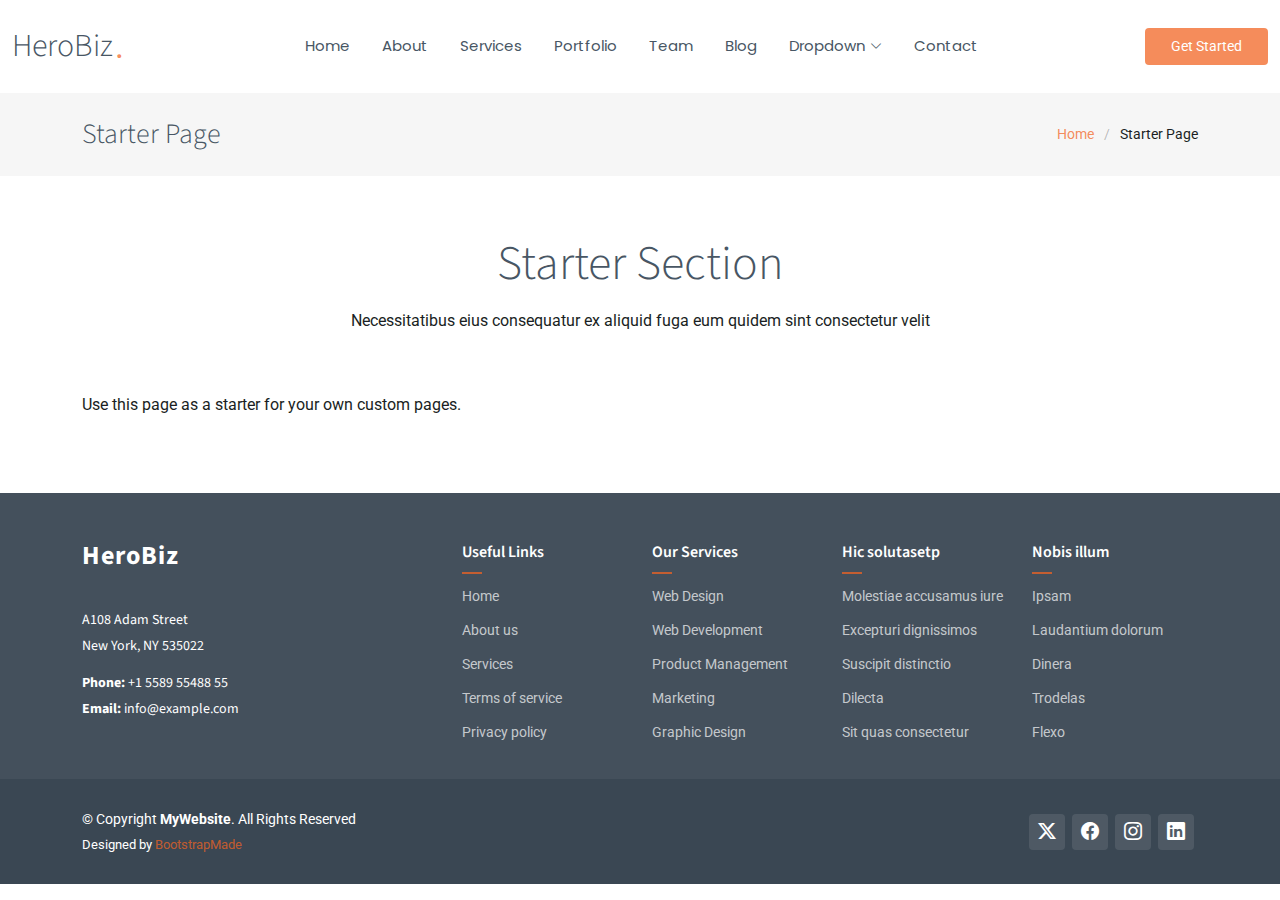
<file: starter-page.html>
<!DOCTYPE html>
<html lang="en">

<head>
  <meta charset="utf-8">
  <meta content="width=device-width, initial-scale=1.0" name="viewport">
  <title>Starter Page - HeroBiz Bootstrap Template</title>
  <meta name="description" content="">
  <meta name="keywords" content="">

  <!-- Favicons -->
  <link href="assets/img/favicon.png" rel="icon">
  <link href="assets/img/apple-touch-icon.png" rel="apple-touch-icon">

  <!-- Fonts -->
  <link href="https://fonts.googleapis.com" rel="preconnect">
  <link href="https://fonts.gstatic.com" rel="preconnect" crossorigin>
  <link href="https://fonts.googleapis.com/css2?family=Roboto:ital,wght@0,100;0,300;0,400;0,500;0,700;0,900;1,100;1,300;1,400;1,500;1,700;1,900&family=Poppins:ital,wght@0,100;0,200;0,300;0,400;0,500;0,600;0,700;0,800;0,900;1,100;1,200;1,300;1,400;1,500;1,600;1,700;1,800;1,900&family=Source+Sans+Pro:ital,wght@0,200;0,300;0,400;0,600;0,700;0,900;1,200;1,300;1,400;1,600;1,700;1,900&display=swap" rel="stylesheet">

  <!-- Vendor CSS Files -->
  <link href="assets/vendor/bootstrap/css/bootstrap.min.css" rel="stylesheet">
  <link href="assets/vendor/bootstrap-icons/bootstrap-icons.css" rel="stylesheet">
  <link href="assets/vendor/aos/aos.css" rel="stylesheet">
  <link href="assets/vendor/glightbox/css/glightbox.min.css" rel="stylesheet">
  <link href="assets/vendor/swiper/swiper-bundle.min.css" rel="stylesheet">

  <!-- Main CSS File -->
  <link href="assets/css/main.css" rel="stylesheet">

  <!-- =======================================================
  * Template Name: HeroBiz
  * Template URL: https://bootstrapmade.com/herobiz-bootstrap-business-template/
  * Updated: Aug 07 2024 with Bootstrap v5.3.3
  * Author: BootstrapMade.com
  * License: https://bootstrapmade.com/license/
  ======================================================== -->
</head>

<body class="starter-page-page">

  <header id="header" class="header d-flex align-items-center sticky-top">
    <div class="container-fluid position-relative d-flex align-items-center justify-content-between">

      <a href="index.html" class="logo d-flex align-items-center me-auto me-xl-0">
        <!-- Uncomment the line below if you also wish to use an image logo -->
        <!-- <img src="assets/img/logo.png" alt=""> -->
        <h1 class="sitename">HeroBiz</h1>
        <span>.</span>
      </a>

      <nav id="navmenu" class="navmenu">
        <ul>
          <li><a href="#hero">Home<br></a></li>
          <li><a href="#about">About</a></li>
          <li><a href="#services">Services</a></li>
          <li><a href="#portfolio">Portfolio</a></li>
          <li><a href="#team">Team</a></li>
          <li><a href="blog.html">Blog</a></li>
          <li class="dropdown"><a href="#"><span>Dropdown</span> <i class="bi bi-chevron-down toggle-dropdown"></i></a>
            <ul>
              <li><a href="#">Dropdown 1</a></li>
              <li class="dropdown"><a href="#"><span>Deep Dropdown</span> <i class="bi bi-chevron-down toggle-dropdown"></i></a>
                <ul>
                  <li><a href="#">Deep Dropdown 1</a></li>
                  <li><a href="#">Deep Dropdown 2</a></li>
                  <li><a href="#">Deep Dropdown 3</a></li>
                  <li><a href="#">Deep Dropdown 4</a></li>
                  <li><a href="#">Deep Dropdown 5</a></li>
                </ul>
              </li>
              <li><a href="#">Dropdown 2</a></li>
              <li><a href="#">Dropdown 3</a></li>
              <li><a href="#">Dropdown 4</a></li>
            </ul>
          </li>
          <li><a href="#contact">Contact</a></li>
        </ul>
        <i class="mobile-nav-toggle d-xl-none bi bi-list"></i>
      </nav>

      <a class="btn-getstarted" href="index.html#about">Get Started</a>

    </div>
  </header>

  <main class="main">

    <!-- Page Title -->
    <div class="page-title">
      <div class="container d-lg-flex justify-content-between align-items-center">
        <h1 class="mb-2 mb-lg-0">Starter Page</h1>
        <nav class="breadcrumbs">
          <ol>
            <li><a href="index.html">Home</a></li>
            <li class="current">Starter Page</li>
          </ol>
        </nav>
      </div>
    </div><!-- End Page Title -->

    <!-- Starter Section Section -->
    <section id="starter-section" class="starter-section section">

      <!-- Section Title -->
      <div class="container section-title" data-aos="fade-up">
        <h2>Starter Section</h2>
        <p>Necessitatibus eius consequatur ex aliquid fuga eum quidem sint consectetur velit</p>
      </div><!-- End Section Title -->

      <div class="container" data-aos="fade-up">
        <p>Use this page as a starter for your own custom pages.</p>
      </div>

    </section><!-- /Starter Section Section -->

  </main>

  <footer id="footer" class="footer dark-background">

    <div class="footer-top">
      <div class="container">
        <div class="row gy-4">
          <div class="col-lg-4 col-md-6 footer-about">
            <a href="index.html" class="logo d-flex align-items-center">
              <span class="sitename">HeroBiz</span>
            </a>
            <div class="footer-contact pt-3">
              <p>A108 Adam Street</p>
              <p>New York, NY 535022</p>
              <p class="mt-3"><strong>Phone:</strong> <span>+1 5589 55488 55</span></p>
              <p><strong>Email:</strong> <span>info@example.com</span></p>
            </div>
          </div>

          <div class="col-lg-2 col-md-3 footer-links">
            <h4>Useful Links</h4>
            <ul>
              <li><a href="#">Home</a></li>
              <li><a href="#">About us</a></li>
              <li><a href="#">Services</a></li>
              <li><a href="#">Terms of service</a></li>
              <li><a href="#">Privacy policy</a></li>
            </ul>
          </div>

          <div class="col-lg-2 col-md-3 footer-links">
            <h4>Our Services</h4>
            <ul>
              <li><a href="#">Web Design</a></li>
              <li><a href="#">Web Development</a></li>
              <li><a href="#">Product Management</a></li>
              <li><a href="#">Marketing</a></li>
              <li><a href="#">Graphic Design</a></li>
            </ul>
          </div>

          <div class="col-lg-2 col-md-3 footer-links">
            <h4>Hic solutasetp</h4>
            <ul>
              <li><a href="#">Molestiae accusamus iure</a></li>
              <li><a href="#">Excepturi dignissimos</a></li>
              <li><a href="#">Suscipit distinctio</a></li>
              <li><a href="#">Dilecta</a></li>
              <li><a href="#">Sit quas consectetur</a></li>
            </ul>
          </div>

          <div class="col-lg-2 col-md-3 footer-links">
            <h4>Nobis illum</h4>
            <ul>
              <li><a href="#">Ipsam</a></li>
              <li><a href="#">Laudantium dolorum</a></li>
              <li><a href="#">Dinera</a></li>
              <li><a href="#">Trodelas</a></li>
              <li><a href="#">Flexo</a></li>
            </ul>
          </div>

        </div>
      </div>
    </div>

    <div class="copyright text-center">
      <div class="container d-flex flex-column flex-lg-row justify-content-center justify-content-lg-between align-items-center">

        <div class="d-flex flex-column align-items-center align-items-lg-start">
          <div>
            © Copyright <strong><span>MyWebsite</span></strong>. All Rights Reserved
          </div>
          <div class="credits">
            <!-- All the links in the footer should remain intact. -->
            <!-- You can delete the links only if you purchased the pro version. -->
            <!-- Licensing information: https://bootstrapmade.com/license/ -->
            <!-- Purchase the pro version with working PHP/AJAX contact form: https://bootstrapmade.com/herobiz-bootstrap-business-template/ -->
            Designed by <a href="https://bootstrapmade.com/">BootstrapMade</a>
          </div>
        </div>

        <div class="social-links order-first order-lg-last mb-3 mb-lg-0">
          <a href=""><i class="bi bi-twitter-x"></i></a>
          <a href=""><i class="bi bi-facebook"></i></a>
          <a href=""><i class="bi bi-instagram"></i></a>
          <a href=""><i class="bi bi-linkedin"></i></a>
        </div>

      </div>
    </div>

  </footer>

  <!-- Scroll Top -->
  <a href="#" id="scroll-top" class="scroll-top d-flex align-items-center justify-content-center"><i class="bi bi-arrow-up-short"></i></a>

  <!-- Preloader -->
  <div id="preloader"></div>

  <!-- Vendor JS Files -->
  <script src="assets/vendor/bootstrap/js/bootstrap.bundle.min.js"></script>
  <script src="assets/vendor/php-email-form/validate.js"></script>
  <script src="assets/vendor/aos/aos.js"></script>
  <script src="assets/vendor/glightbox/js/glightbox.min.js"></script>
  <script src="assets/vendor/swiper/swiper-bundle.min.js"></script>
  <script src="assets/vendor/imagesloaded/imagesloaded.pkgd.min.js"></script>
  <script src="assets/vendor/isotope-layout/isotope.pkgd.min.js"></script>

  <!-- Main JS File -->
  <script src="assets/js/main.js"></script>

</body>

</html>
</file>
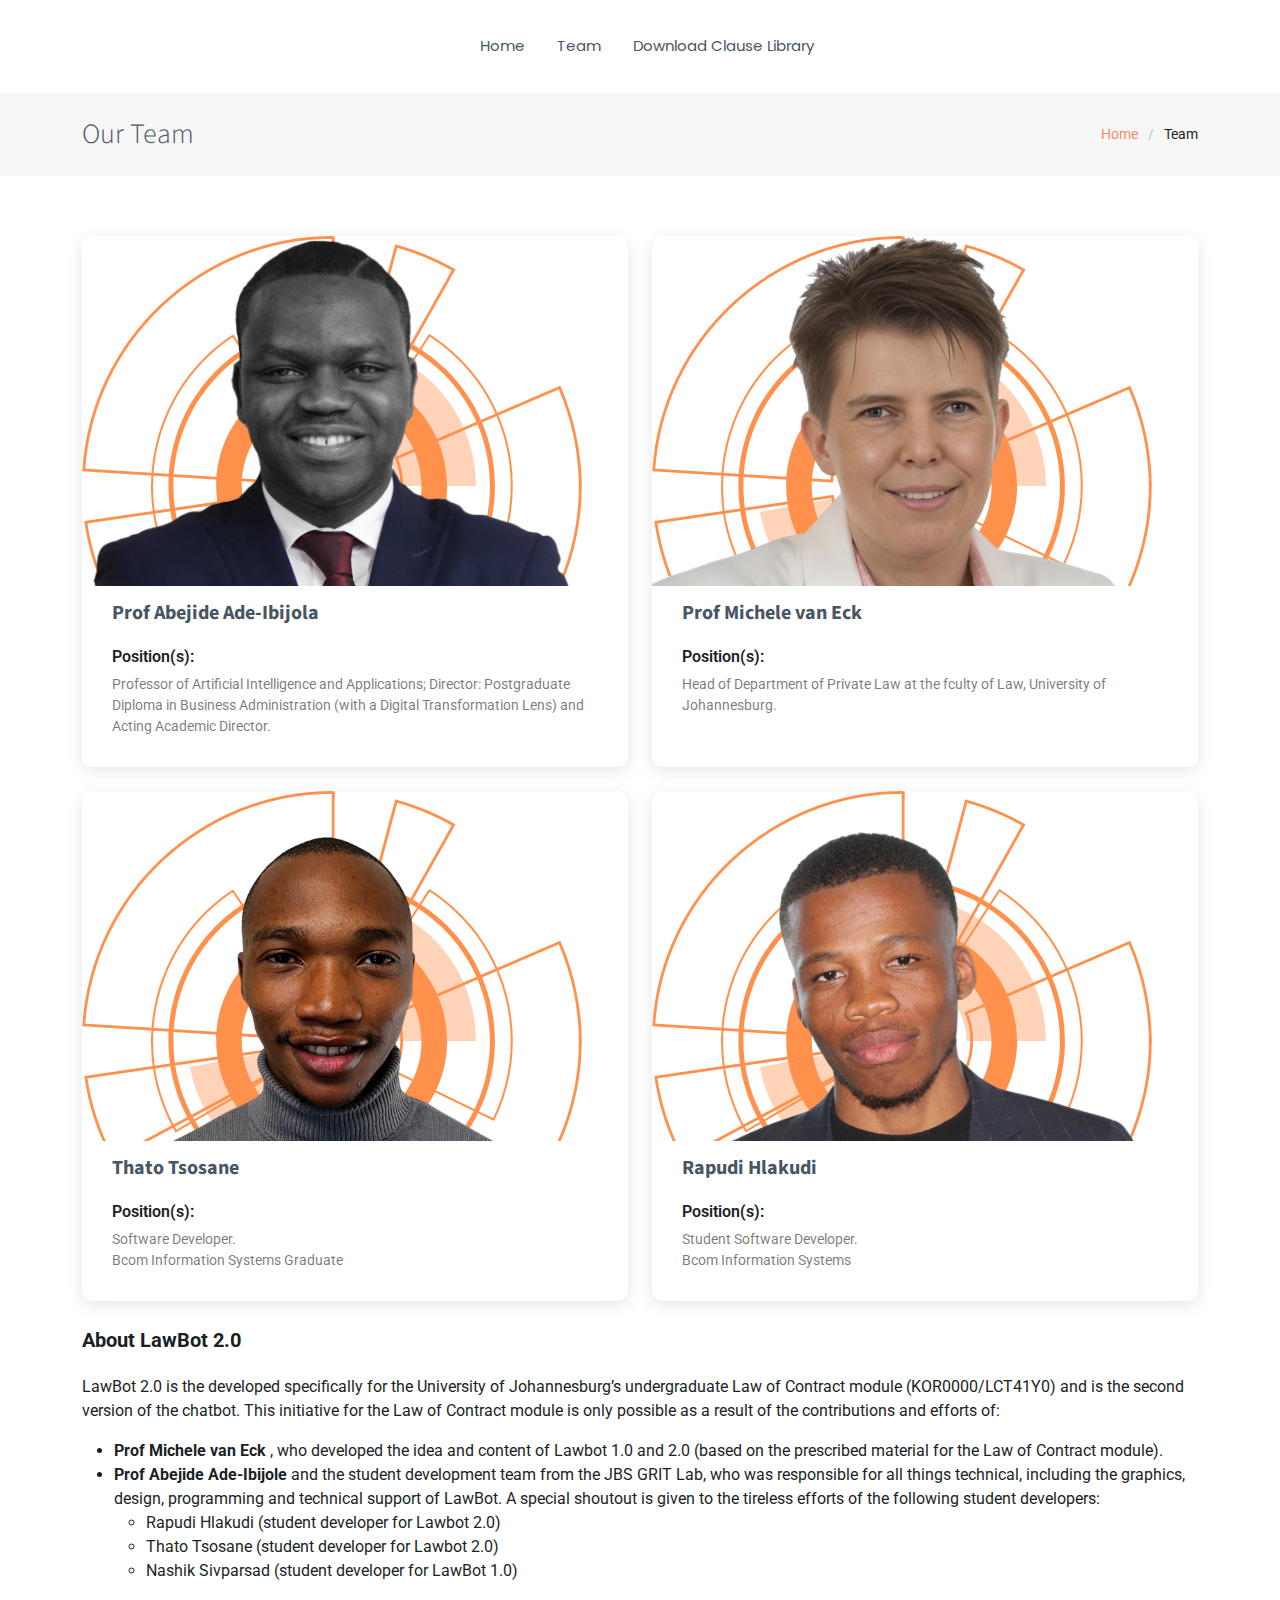
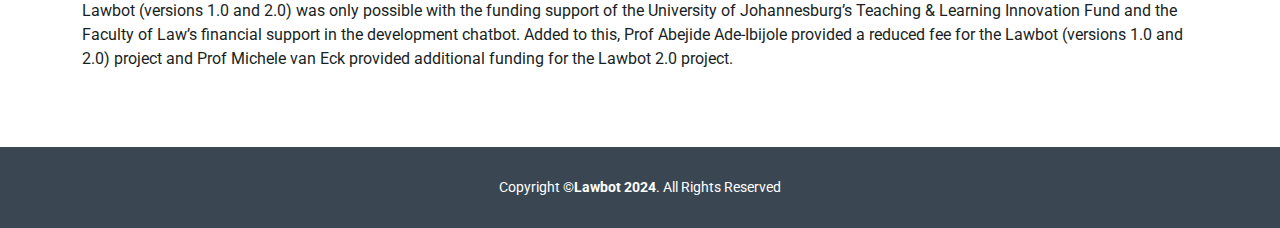
<file: team.html>
<!DOCTYPE html>
<html lang="en">

<head>
  <meta charset="utf-8">
  <meta content="width=device-width, initial-scale=1.0" name="viewport">
  <title>Team-Lawbot2</title>
  <meta name="description" content="">
  <meta name="keywords" content="">

  <!-- Favicons -->
  <link href="assets/img/UjLogo.png" rel="icon">
  <link href="assets/img/UjLogo.png" rel="apple-touch-icon">

  <!-- Fonts -->
  <link href="https://fonts.googleapis.com" rel="preconnect">
  <link href="https://fonts.gstatic.com" rel="preconnect" crossorigin>
  <link href="https://fonts.googleapis.com/css2?family=Roboto:ital,wght@0,100;0,300;0,400;0,500;0,700;0,900;1,100;1,300;1,400;1,500;1,700;1,900&family=Poppins:ital,wght@0,100;0,200;0,300;0,400;0,500;0,600;0,700;0,800;0,900;1,100;1,200;1,300;1,400;1,500;1,600;1,700;1,800;1,900&family=Source+Sans+Pro:ital,wght@0,200;0,300;0,400;0,600;0,700;0,900;1,200;1,300;1,400;1,600;1,700;1,900&display=swap" rel="stylesheet">

  <!-- Vendor CSS Files -->
  <link href="assets/vendor/bootstrap/css/bootstrap.min.css" rel="stylesheet">
  <link href="assets/vendor/bootstrap-icons/bootstrap-icons.css" rel="stylesheet">
  <link href="assets/vendor/aos/aos.css" rel="stylesheet">
  <link href="assets/vendor/glightbox/css/glightbox.min.css" rel="stylesheet">
  <link href="assets/vendor/swiper/swiper-bundle.min.css" rel="stylesheet">

  <!-- Main CSS File -->
  <link href="assets/css/main.css" rel="stylesheet">

  <!-- =======================================================
  * Template Name: HeroBiz
  * Template URL: https://bootstrapmade.com/herobiz-bootstrap-business-template/
  * Updated: Aug 07 2024 with Bootstrap v5.3.3
  * Author: BootstrapMade.com
  * License: https://bootstrapmade.com/license/
  ======================================================== -->
</head>

<body class="blog-page">
  <header id="header" class="header d-flex align-items-center sticky-top">
    <div class="container-fluid position-relative d-flex align-items-center justify-content-center">
  
  
      <nav id="navmenu" class="navmenu">
        <ul>
          <li><a href="index.html">Home<br></a></li>
          <li><a href="team.html">Team</a></li>
          <li><a href="https://drive.google.com/drive/folders/17jhd80B2PVD2Q9y84HKuzfdLa3lEc7R0?usp=sharing">Download Clause Library</a></li>
         
        </ul>
        <i class="mobile-nav-toggle d-xl-none bi bi-list"></i>
      </nav>
  
  
    </div>
  </header>

  <main class="main">

    <!-- Page Title -->
    <div class="page-title">
      <div class="container d-lg-flex justify-content-between align-items-center">
        <h1 class="mb-2 mb-lg-0">Our Team</h1>
        <nav class="breadcrumbs">
          <ol>
            <li><a href="index.html">Home</a></li>
            <li class="current">Team</li>
          </ol>
        </nav>
      </div>
    </div><!-- End Page Title -->

    <!-- Blog Posts Section -->
    <section id="blog-posts" class="blog-posts section">

      <div class="container">
        <div class="row gy-4">

          <div class="col-lg-6">
            <article>

              <div class="post-img">
                <img src="assets/img/profNEW.png" alt="" class="img-fluid">
              </div>
              <h2 class="title">
                <a href="https://www.linkedin.com/in/abejide/">Prof Abejide Ade-Ibijola</a>
              </h2>

              <div class="d-flex align-items-center">
                <div class="post-meta">
                  <p class="post-author">Position(s):</p>
                  <p class="post-date">
                    <time datetime="2022-01-01">Professor of Artificial Intelligence and Applications; Director: Postgraduate Diploma in Business Administration (with a
                    Digital Transformation Lens) and Acting Academic Director.</time>
                  </p>
                </div>
              </div>

            </article>
          </div><!-- End post list item -->

          <div class="col-lg-6">
                <article>
                
                  <div class="post-img">
                    <img src="assets/img/prof m.png" alt="" class="img-fluid">
                  </div>
                  <h2 class="title">
                    <a href="https://www.linkedin.com/in/michele-van-eck-65843225a/?originalSubdomain=za">Prof Michele van Eck</a>
                  </h2>
                
                  <div class="d-flex align-items-center">
                    <div class="post-meta">
                      <p class="post-author">Position(s):</p>
                      <p class="post-date">
                        <time datetime="2022-01-01">Head of Department of Private Law at the fculty of Law, University of Johannesburg.</time>
                      </p>
                    </div>
                  </div>
                
                </article>
          </div><!-- End post list item -->

    
          <div class="col-lg-6">
              <article>
              
                <div class="post-img">
                  <img src="assets/img/thato.png" alt="" class="img-fluid">
                </div>
                <h2 class="title">
                  <a href="https://www.linkedin.com/in/thato-tsosane-a5b703256/">Thato Tsosane</a>
                </h2>
              
                <div class="d-flex align-items-center">
                  <div class="post-meta">
                    <p class="post-author">Position(s):</p>
                    <p class="post-date">
                      <time datetime="2022-01-01">Software Developer.<br>Bcom Information Systems Graduate</time>
                    </p>
                  </div>
                </div>
              
              </article>
          </div><!-- End post list item -->
          
          <div class="col-lg-6">
          <article>
          
            <div class="post-img">
              <img src="assets/img/me.png" alt="" class="img-fluid">
            </div>
            <h2 class="title">
              <a href="https://www.linkedin.com/in/rapudi-hlakudi/">Rapudi Hlakudi </a>
              
            </h2>
          
            <div class="d-flex align-items-center">
              <div class="post-meta">
                <p class="post-author">Position(s):</p>
                <p class="post-date">
                  <time datetime="2022-01-01">Student Software Developer.<br>Bcom Information Systems</time>
                </p>
              </div>
            </div>
          
          </article>
          </div><!-- End post list item -->

          <div class="col-lg-12">
            <div class="title"><p>About LawBot 2.0</p></div>
            <p>
              LawBot 2.0 is the developed specifically for the University of Johannesburg’s undergraduate Law of Contract module
              (KOR0000/LCT41Y0) and is the second version of the chatbot. This initiative for the Law of Contract module is only
              possible as a result of the contributions and efforts of:
              <ul>
                <li>
                   <b>Prof Michele van Eck</b> , who developed the idea and content of Lawbot 1.0 and 2.0 (based on the prescribed material for the
                    Law of Contract module).
                </li>
                <li><b>Prof Abejide Ade-Ibijole</b> and the student development team from the JBS GRIT Lab, who was responsible for all
                things
                technical, including the graphics, design, programming and technical support of LawBot. A special shoutout is given to
                the tireless efforts of the following student developers:</li>
                <ul>
                  <li>Rapudi Hlakudi (student developer for Lawbot 2.0)</li>
                  <li>Thato Tsosane (student developer for Lawbot 2.0)</li>
                  <li>Nashik Sivparsad (student developer for LawBot 1.0)</li>
                </ul>
              </ul>
             
             
           
              
              Lawbot (versions 1.0 and 2.0) was only possible with the funding support of the University of Johannesburg’s Teaching &
              Learning Innovation Fund and the Faculty of Law’s financial support in the development chatbot. Added to this, Prof
              Abejide Ade-Ibijole provided a reduced fee for the Lawbot (versions 1.0 and 2.0) project and Prof Michele van Eck
              provided additional funding for the Lawbot 2.0 project.

            </p>
          </div>

        </div>
      </div>

    </section><!-- /Blog Posts Section -->


  </main>
  
  <footer id="footer" class="footer dark-background">
  
    <div class="copyright text-center">
      <div class="container d-flex flex-column flex-lg-row justify-content-center  align-items-center">
  
        <div class="d-flex flex-column align-items-center align-items-lg-center">
          <div style="display: flex;justify-content: center;align-items: center;">
            Copyright ©<strong><span>Lawbot 2024</span></strong>. All Rights Reserved
          </div>
  
        </div>
  
      </div>
    </div>
  
  </footer>


  <!-- Scroll Top -->
  <a href="#" id="scroll-top" class="scroll-top d-flex align-items-center justify-content-center"><i class="bi bi-arrow-up-short"></i></a>

  <!-- Preloader -->
  <div id="preloader"></div>

  <!-- Vendor JS Files -->
  <script src="assets/vendor/bootstrap/js/bootstrap.bundle.min.js"></script>
  <script src="assets/vendor/php-email-form/validate.js"></script>
  <script src="assets/vendor/aos/aos.js"></script>
  <script src="assets/vendor/glightbox/js/glightbox.min.js"></script>
  <script src="assets/vendor/swiper/swiper-bundle.min.js"></script>
  <script src="assets/vendor/imagesloaded/imagesloaded.pkgd.min.js"></script>
  <script src="assets/vendor/isotope-layout/isotope.pkgd.min.js"></script>

  <!-- Main JS File -->
  <script src="assets/js/main.js"></script>

</body>

</html>
</file>
<file: assets/css/main.css>
/**
* Template Name: HeroBiz
* Template URL: https://bootstrapmade.com/herobiz-bootstrap-business-template/
* Updated: Aug 07 2024 with Bootstrap v5.3.3
* Author: BootstrapMade.com
* License: https://bootstrapmade.com/license/
*/

/*--------------------------------------------------------------
# Font & Color Variables
# Help: https://bootstrapmade.com/color-system/
--------------------------------------------------------------*/
/* Fonts */
:root {
  --default-font: "Roboto",  system-ui, -apple-system, "Segoe UI", Roboto, "Helvetica Neue", Arial, "Noto Sans", "Liberation Sans", sans-serif, "Apple Color Emoji", "Segoe UI Emoji", "Segoe UI Symbol", "Noto Color Emoji";
  --heading-font: "Source Sans Pro",  sans-serif;
  --nav-font: "Poppins",  sans-serif;
}

/* Global Colors - The following color variables are used throughout the website. Updating them here will change the color scheme of the entire website */
:root { 
  --background-color: #ffffff; /* Background color for the entire website, including individual sections */
  --default-color: #1a1f24; /* Default color used for the majority of the text content across the entire website */
  --heading-color: #485664; /* Color for headings, subheadings and title throughout the website */
  --accent-color:#f26422bd; /* Accent color that represents your brand on the website. It's used for buttons, links, and other elements that need to stand out */
  --surface-color: #ffffff; /* The surface color is used as a background of boxed elements within sections, such as cards, icon boxes, or other elements that require a visual separation from the global background. */
  --contrast-color: #ffffff; /* Contrast color for text, ensuring readability against backgrounds of accent, heading, or default colors. */
}

/* Nav Menu Colors - The following color variables are used specifically for the navigation menu. They are separate from the global colors to allow for more customization options */
:root {
  --nav-color: #485664;  /* The default color of the main navmenu links */
  --nav-hover-color: #f26422; /* Applied to main navmenu links when they are hovered over or active */
  --nav-mobile-background-color: #ffffff; /* Used as the background color for mobile navigation menu */
  --nav-dropdown-background-color: #ffffff; /* Used as the background color for dropdown items that appear when hovering over primary navigation items */
  --nav-dropdown-color: #485664; /* Used for navigation links of the dropdown items in the navigation menu. */
  --nav-dropdown-hover-color: #f26422; /* Similar to --nav-hover-color, this color is applied to dropdown navigation links when they are hovered over. */
}

/* Color Presets - These classes override global colors when applied to any section or element, providing reuse of the sam color scheme. */

.light-background {
  --background-color: #eef0f2;
  --surface-color: #ffffff;
}

.dark-background {
  --background-color: #3a4753;
  --default-color: #ffffff;
  --heading-color: #ffffff;
  --surface-color: #4f6171;
  --contrast-color: #ffffff;
}

/* Smooth scroll */
:root {
  scroll-behavior: smooth;
}

/*--------------------------------------------------------------
# General Styling & Shared Classes
--------------------------------------------------------------*/
body {
  color: var(--default-color);
  background-color: var(--background-color);
  font-family: var(--default-font);
}

a {
  color: var(--accent-color);
  text-decoration: none;
  transition: 0.3s;
}

a:hover {
  color: color-mix(in srgb, var(--accent-color), transparent 25%);
  text-decoration: none;
}

h1,
h2,
h3,
h4,
h5,
h6 {
  color: var(--heading-color);
  font-family: var(--heading-font);
}

/* Pulsating Play Button
------------------------------*/
.pulsating-play-btn {
  width: 94px;
  height: 94px;
  background: radial-gradient(var(--accent-color) 50%, color-mix(in srgb, var(--accent-color), transparent 75%) 52%);
  border-radius: 50%;
  display: block;
  position: relative;
  overflow: hidden;
}

.pulsating-play-btn:before {
  content: "";
  position: absolute;
  width: 120px;
  height: 120px;
  animation-delay: 0s;
  animation: pulsate-play-btn 2s;
  animation-direction: forwards;
  animation-iteration-count: infinite;
  animation-timing-function: steps;
  opacity: 1;
  border-radius: 50%;
  border: 5px solid color-mix(in srgb, var(--accent-color), transparent 30%);
  top: -15%;
  left: -15%;
  background: rgba(198, 16, 0, 0);
}

.pulsating-play-btn:after {
  content: "";
  position: absolute;
  left: 50%;
  top: 50%;
  transform: translateX(-40%) translateY(-50%);
  width: 0;
  height: 0;
  border-top: 10px solid transparent;
  border-bottom: 10px solid transparent;
  border-left: 15px solid #fff;
  z-index: 100;
  transition: all 400ms cubic-bezier(0.55, 0.055, 0.675, 0.19);
}

.pulsating-play-btn:hover:before {
  content: "";
  position: absolute;
  left: 50%;
  top: 50%;
  transform: translateX(-40%) translateY(-50%);
  width: 0;
  height: 0;
  border: none;
  border-top: 10px solid transparent;
  border-bottom: 10px solid transparent;
  border-left: 15px solid #fff;
  z-index: 200;
  animation: none;
  border-radius: 0;
}

.pulsating-play-btn:hover:after {
  border-left: 15px solid var(--accent-color);
  transform: scale(20);
}

@keyframes pulsate-play-btn {
  0% {
    transform: scale(0.6, 0.6);
    opacity: 1;
  }

  100% {
    transform: scale(1, 1);
    opacity: 0;
  }
}

/* PHP Email Form Messages
------------------------------*/
.php-email-form .error-message {
  display: none;
  background: #df1529;
  color: #ffffff;
  text-align: left;
  padding: 15px;
  margin-bottom: 24px;
  font-weight: 600;
}

.php-email-form .sent-message {
  display: none;
  color: #ffffff;
  background: #059652;
  text-align: center;
  padding: 15px;
  margin-bottom: 24px;
  font-weight: 600;
}

.php-email-form .loading {
  display: none;
  background: var(--surface-color);
  text-align: center;
  padding: 15px;
  margin-bottom: 24px;
}

.php-email-form .loading:before {
  content: "";
  display: inline-block;
  border-radius: 50%;
  width: 24px;
  height: 24px;
  margin: 0 10px -6px 0;
  border: 3px solid var(--accent-color);
  border-top-color: var(--surface-color);
  animation: php-email-form-loading 1s linear infinite;
}

@keyframes php-email-form-loading {
  0% {
    transform: rotate(0deg);
  }

  100% {
    transform: rotate(360deg);
  }
}

/*--------------------------------------------------------------
# Global Header
--------------------------------------------------------------*/
.header {
  color: var(--default-color);
  background-color: var(--background-color);
  padding: 20px 0;
  transition: all 0.5s;
  z-index: 997;
}

.header .logo {
  line-height: 1;
}

.header .logo img {
  max-height: 36px;
  margin-right: 8px;
}

.header .logo h1 {
  font-size: 32px;
  font-weight: 300;
  margin: 0;
  color: var(--heading-color);
}

.header .logo span {
  color: var(--accent-color);
  font-weight: 400;
  font-size: 34px;
  margin-left: 2px;
}

.header .btn-getstarted,
.header .btn-getstarted:focus {
  color: var(--contrast-color);
  background: var(--accent-color);
  font-size: 14px;
  padding: 8px 26px;
  margin: 0;
  border-radius: 4px;
  transition: 0.3s;
}

.header .btn-getstarted:hover,
.header .btn-getstarted:focus:hover {
  color: var(--contrast-color);
  background: color-mix(in srgb, var(--accent-color), transparent 15%);
}

@media (max-width: 1200px) {
  .header .logo {
    order: 1;
  }

  .header .btn-getstarted {
    order: 2;
    margin: 0 15px 0 0;
    padding: 6px 20px;
  }

  .header .navmenu {
    order: 3;
  }
}

.scrolled .header {
  box-shadow: 0px 0 18px rgba(0, 0, 0, 0.1);
}

/*--------------------------------------------------------------
# Navigation Menu
--------------------------------------------------------------*/
/* Desktop Navigation */
@media (min-width: 1200px) {
  .navmenu {
    padding: 0;
  }

  .navmenu ul {
    margin: 0;
    padding: 0;
    display: flex;
    list-style: none;
    align-items: center;
  }

  .navmenu li {
    position: relative;
  }

  .navmenu>ul>li {
    white-space: nowrap;
    padding: 15px 14px;
  }

  .navmenu>ul>li:last-child {
    padding-right: 0;
  }

  .navmenu a,
  .navmenu a:focus {
    color: var(--nav-color);
    font-size: 15px;
    padding: 0 2px;
    font-family: var(--nav-font);
    font-weight: 400;
    display: flex;
    align-items: center;
    justify-content: space-between;
    white-space: nowrap;
    transition: 0.3s;
    position: relative;
  }

  .navmenu a i,
  .navmenu a:focus i {
    font-size: 12px;
    line-height: 0;
    margin-left: 5px;
    transition: 0.3s;
  }

  .navmenu>ul>li>a:before {
    content: "";
    position: absolute;
    width: 100%;
    height: 2px;
    bottom: -6px;
    left: 0;
    background-color: var(--nav-hover-color);
    visibility: hidden;
    width: 0px;
    transition: all 0.3s ease-in-out 0s;
  }

  .navmenu a:hover:before,
  .navmenu li:hover>a:before,
  .navmenu .active:before {
    visibility: visible;
    width: 100%;
  }

  .navmenu li:hover>a,
  .navmenu .active,
  .navmenu .active:focus {
    color: var(--nav-hover-color);
  }

  .navmenu .dropdown ul {
    margin: 0;
    padding: 10px 0;
    background: var(--nav-dropdown-background-color);
    display: block;
    position: absolute;
    visibility: hidden;
    left: 14px;
    top: 130%;
    opacity: 0;
    transition: 0.3s;
    border-radius: 4px;
    z-index: 99;
    box-shadow: 0px 0px 30px rgba(0, 0, 0, 0.1);
  }

  .navmenu .dropdown ul li {
    min-width: 200px;
  }

  .navmenu .dropdown ul a {
    padding: 10px 20px;
    font-size: 15px;
    text-transform: none;
    color: var(--nav-dropdown-color);
  }

  .navmenu .dropdown ul a i {
    font-size: 12px;
  }

  .navmenu .dropdown ul a:hover,
  .navmenu .dropdown ul .active:hover,
  .navmenu .dropdown ul li:hover>a {
    color: var(--nav-dropdown-hover-color);
  }

  .navmenu .dropdown:hover>ul {
    opacity: 1;
    top: 100%;
    visibility: visible;
  }

  .navmenu .dropdown .dropdown ul {
    top: 0;
    left: -90%;
    visibility: hidden;
  }

  .navmenu .dropdown .dropdown:hover>ul {
    opacity: 1;
    top: 0;
    left: -100%;
    visibility: visible;
  }
}

/* Mobile Navigation */
@media (max-width: 1199px) {
  .mobile-nav-toggle {
    color: var(--nav-color);
    font-size: 28px;
    line-height: 0;
    margin-right: 10px;
    cursor: pointer;
    transition: color 0.3s;
  }

  .navmenu {
    padding: 0;
    z-index: 9997;
  }

  .navmenu ul {
    display: none;
    list-style: none;
    position: absolute;
    inset: 60px 20px 20px 20px;
    padding: 10px 0;
    margin: 0;
    border-radius: 6px;
    background-color: var(--nav-mobile-background-color);
    border: 1px solid color-mix(in srgb, var(--default-color), transparent 90%);
    box-shadow: none;
    overflow-y: auto;
    transition: 0.3s;
    z-index: 9998;
  }

  .navmenu a,
  .navmenu a:focus {
    color: var(--nav-dropdown-color);
    padding: 10px 20px;
    font-family: var(--nav-font);
    font-size: 17px;
    font-weight: 500;
    display: flex;
    align-items: center;
    justify-content: space-between;
    white-space: nowrap;
    transition: 0.3s;
  }

  .navmenu a i,
  .navmenu a:focus i {
    font-size: 12px;
    line-height: 0;
    margin-left: 5px;
    width: 30px;
    height: 30px;
    display: flex;
    align-items: center;
    justify-content: center;
    border-radius: 50%;
    transition: 0.3s;
    background-color: color-mix(in srgb, var(--accent-color), transparent 90%);
  }

  .navmenu a i:hover,
  .navmenu a:focus i:hover {
    background-color: var(--accent-color);
    color: var(--contrast-color);
  }

  .navmenu a:hover,
  .navmenu .active,
  .navmenu .active:focus {
    color: var(--nav-dropdown-hover-color);
  }

  .navmenu .active i,
  .navmenu .active:focus i {
    background-color: var(--accent-color);
    color: var(--contrast-color);
    transform: rotate(180deg);
  }

  .navmenu .dropdown ul {
    position: static;
    display: none;
    z-index: 99;
    padding: 10px 0;
    margin: 10px 20px;
    background-color: var(--nav-dropdown-background-color);
    transition: all 0.5s ease-in-out;
  }

  .navmenu .dropdown ul ul {
    background-color: rgba(33, 37, 41, 0.1);
  }

  .navmenu .dropdown>.dropdown-active {
    display: block;
    background-color: rgba(33, 37, 41, 0.03);
  }

  .mobile-nav-active {
    overflow: hidden;
  }

  .mobile-nav-active .mobile-nav-toggle {
    color: #fff;
    position: absolute;
    font-size: 32px;
    top: 15px;
    right: 15px;
    margin-right: 0;
    z-index: 9999;
  }

  .mobile-nav-active .navmenu {
    position: fixed;
    overflow: hidden;
    inset: 0;
    background: rgba(33, 37, 41, 0.8);
    transition: 0.3s;
  }

  .mobile-nav-active .navmenu>ul {
    display: block;
  }
}

/*--------------------------------------------------------------
# Global Footer
--------------------------------------------------------------*/
.footer {
  color: var(--default-color);
  background-color: var(--background-color);
  font-size: 14px;
  position: relative;
}

.footer .footer-top {
  background-color: color-mix(in srgb, var(--background-color), white 5%);
  padding-top: 50px;
}

.footer .footer-about .logo {
  line-height: 1;
  margin-bottom: 25px;
}

.footer .footer-about .logo img {
  max-height: 40px;
  margin-right: 6px;
}

.footer .footer-about .logo span {
  color: var(--heading-color);
  font-family: var(--heading-font);
  font-size: 26px;
  font-weight: 700;
  letter-spacing: 1px;
}

.footer .footer-about p {
  font-size: 14px;
  font-family: var(--heading-font);
}

.footer h4 {
  font-size: 16px;
  font-weight: 600;
  position: relative;
  padding-bottom: 12px;
  margin-bottom: 15px;
}

.footer h4::after {
  content: "";
  position: absolute;
  display: block;
  width: 20px;
  height: 2px;
  background: var(--accent-color);
  bottom: 0;
  left: 0;
}

.footer .footer-links {
  margin-bottom: 30px;
}

.footer .footer-links ul {
  list-style: none;
  padding: 0;
  margin: 0;
}

.footer .footer-links ul i {
  padding-right: 2px;
  font-size: 12px;
  line-height: 0;
}

.footer .footer-links ul li {
  padding: 10px 0;
  display: flex;
  align-items: center;
}

.footer .footer-links ul li:first-child {
  padding-top: 0;
}

.footer .footer-links ul a {
  color: color-mix(in srgb, var(--default-color), transparent 30%);
  display: inline-block;
  line-height: 1;
}

.footer .footer-links ul a:hover {
  color: var(--accent-color);
}

.footer .footer-contact p {
  margin-bottom: 5px;
}

.footer .copyright {
  padding: 30px 0;
}

.footer .copyright p {
  margin-bottom: 0;
}

.footer .credits {
  margin-top: 5px;
  font-size: 13px;
}

.footer .social-links a {
  font-size: 18px;
  display: inline-block;
  background: color-mix(in srgb, var(--default-color), transparent 90%);
  color: var(--contrast-color);
  line-height: 1;
  padding: 8px 0;
  margin-right: 4px;
  border-radius: 4px;
  text-align: center;
  width: 36px;
  height: 36px;
  transition: 0.3s;
}

.footer .social-links a:hover {
  background: var(--accent-color);
  text-decoration: none;
}

/*--------------------------------------------------------------
# Preloader
--------------------------------------------------------------*/
#preloader {
  position: fixed;
  inset: 0;
  z-index: 9999;
  overflow: hidden;
  background-color: var(--background-color);
  transition: all 0.6s ease-out;
  width: 100%;
  height: 100vh;
}

#preloader:before,
#preloader:after {
  content: "";
  position: absolute;
  border: 4px solid var(--accent-color);
  border-radius: 50%;
  animation: animate-preloader 2s cubic-bezier(0, 0.2, 0.8, 1) infinite;
}

#preloader:after {
  animation-delay: -0.5s;
}

@keyframes animate-preloader {
  0% {
    width: 10px;
    height: 10px;
    top: calc(50% - 5px);
    left: calc(50% - 5px);
    opacity: 1;
  }

  100% {
    width: 72px;
    height: 72px;
    top: calc(50% - 36px);
    left: calc(50% - 36px);
    opacity: 0;
  }
}

/*--------------------------------------------------------------
# Scroll Top Button
--------------------------------------------------------------*/
.scroll-top {
  position: fixed;
  visibility: hidden;
  opacity: 0;
  right: 15px;
  bottom: 15px;
  z-index: 99999;
  background-color: var(--accent-color);
  width: 40px;
  height: 40px;
  border-radius: 4px;
  transition: all 0.4s;
}

.scroll-top i {
  font-size: 24px;
  color: var(--contrast-color);
  line-height: 0;
}

.scroll-top:hover {
  background-color: color-mix(in srgb, var(--accent-color), transparent 20%);
  color: var(--contrast-color);
}

.scroll-top.active {
  
  opacity: 1;
}

/*--------------------------------------------------------------
# Disable aos animation delay on mobile devices
--------------------------------------------------------------*/
@media screen and (max-width: 768px) {
  [data-aos-delay] {
    transition-delay: 0 !important;
  }
}

/*--------------------------------------------------------------
# Global Page Titles & Breadcrumbs
--------------------------------------------------------------*/
.page-title {
  --background-color: color-mix(in srgb, var(--default-color), transparent 96%);
  color: var(--default-color);
  background-color: var(--background-color);
  padding: 25px 0;
  position: relative;
}

.page-title h1 {
  font-size: 28px;
  font-weight: 300;
}

.page-title .breadcrumbs ol {
  display: flex;
  flex-wrap: wrap;
  list-style: none;
  padding: 0;
  margin: 0;
  font-size: 14px;
}

.page-title .breadcrumbs ol li+li {
  padding-left: 10px;
}

.page-title .breadcrumbs ol li+li::before {
  content: "/";
  display: inline-block;
  padding-right: 10px;
  color: color-mix(in srgb, var(--default-color), transparent 70%);
}

/*--------------------------------------------------------------
# Global Sections
--------------------------------------------------------------*/
section,
.section {
  color: var(--default-color);
  background-color: var(--background-color);
  padding: 60px 0;
  scroll-margin-top: 100px;
  overflow: clip;
}

@media (max-width: 1199px) {

  section,
  .section {
    scroll-margin-top: 66px;
  }
}

/*--------------------------------------------------------------
# Global Section Titles
--------------------------------------------------------------*/
.section-title {
  text-align: center;
  padding-bottom: 60px;
  position: relative;
}

.section-title h2 {
  font-size: 48px;
  font-weight: 300;
  margin-bottom: 15px;
}

.section-title p {
  margin-bottom: 0;
}

/*--------------------------------------------------------------
# Hero Section
--------------------------------------------------------------*/
.hero {
  width: 100%;
  min-height: 50vh;
  position: relative;
  padding: 15px 0 2px 0;
  display: flex;
  align-items: center;
  background: url("../img/hero-bg.png") center center;
  background-size: cover;
}

.hero h1 {
  margin: 0 0 10px 0;
  font-size: 48px;
  font-weight: 300;
}

.hero h1 span {
  color: var(--accent-color);
}

.hero p {
  color: color-mix(in srgb, var(--default-color), transparent 30%);
  margin: 5px 0 30px 0;
  font-size: 20px;
  font-weight: 400;
}

.hero .btn-get-started {
  color: var(--contrast-color);
  background: var(--accent-color);
  font-family: var(--heading-font);
  font-weight: 400;
  font-size: 15px;
  letter-spacing: 1px;
  display: inline-block;
  padding: 10px 28px;
  border-radius: 4px;
  transition: 0.5s;
}

.hero .btn-get-started:hover {
  color: var(--contrast-color);
  background: color-mix(in srgb, var(--accent-color), transparent 15%);
}

.hero .btn-watch-video {
  font-size: 16px;
  transition: 0.5s;
  margin-left: 25px;
  color: var(--default-color);
  font-weight: 500;
}

.hero .btn-watch-video i {
  color: var(--accent-color);
  font-size: 32px;
  transition: 0.3s;
  line-height: 0;
  margin-right: 8px;
}

.hero .btn-watch-video:hover {
  color: var(--accent-color);
}

.hero .btn-watch-video:hover i {
  color: color-mix(in srgb, var(--accent-color), transparent 15%);
}

.hero .animated {
  margin-bottom: 0px;
  animation: up-down 2s ease-in-out infinite alternate-reverse both;
}

@media (min-width: 992px) {
  .hero .animated {
    max-width: 45%;
  }
}

@media (max-width: 991px) {
  .hero .animated {
    max-width: 60%;
  }
}

@media (max-width: 575px) {
  .hero .animated {
    max-width: 80%;
  }
}

@media (max-width: 640px) {
  .hero h1 {
    font-size: 28px;
    line-height: 36px;
  }

  .hero p {
    font-size: 18px;
    line-height: 24px;
    margin-bottom: 30px;
  }

  .hero .btn-get-started,
  .hero .btn-watch-video {
    font-size: 13px;
  }
}

@keyframes up-down {
  0% {
    transform: translateY(10px);
  }

  100% {
    transform: translateY(-10px);
  }
}

/*--------------------------------------------------------------
# Featured Services Section
--------------------------------------------------------------*/
.featured-services .service-item {
  padding: 50px 30px;
  transition: all ease-in-out 0.4s;
  height: 100%;
}

.featured-services .service-item .icon {
  margin-bottom: 10px;
}

.featured-services .service-item .icon i {
  color: var(--accent-color);
  font-size: 36px;
  transition: 0.3s;
}

.featured-services .service-item h4 {
  font-weight: 700;
  margin-bottom: 15px;
  font-size: 20px;
}

.featured-services .service-item h4 a {
  color: var(--heading-color);
  transition: ease-in-out 0.3s;
}

.featured-services .service-item p {
  line-height: 24px;
  font-size: 14px;
  margin-bottom: 0;
}

.featured-services .service-item:hover {
  transform: translateY(-10px);
  background-color: var(--surface-color);
  box-shadow: 0px 5px 90px 0px rgba(0, 0, 0, 0.1);
}

.featured-services .service-item:hover h4 a {
  color: var(--accent-color);
}

/*--------------------------------------------------------------
# About Section
--------------------------------------------------------------*/
.about .about-img {
  position: relative;
  margin: 60px 0 0 60px;
}

.about .about-img:before {
  position: absolute;
  inset: -60px 0 0 -60px;
  content: "";
  background: url("../img/about-bg.png") top left;
  background-repeat: no-repeat;
  z-index: 1;
}

.about .about-img img {
  position: relative;
  z-index: 2;
}

@media (max-width: 575px) {
  .about .about-img {
    margin: 30px 0 0 30px;
  }

  .about .about-img:before {
    inset: -30px 0 0 -30px;
  }
}

.about h3 {
  font-weight: 300;
  font-size: 32px;
  margin-bottom: 20px;
}

@media (max-width: 768px) {
  .about h3 {
    font-size: 28px;
  }
}

.about .nav-pills {
  border-bottom: 1px solid color-mix(in srgb, var(--default-color), transparent 85%);
}

.about .nav-pills li+li {
  margin-left: 40px;
}

.about .nav-link {
  background: none;
  font-size: 18px;
  font-weight: 400;
  color: var(--default-color);
  padding: 12px 0;
  margin-bottom: -2px;
  border-radius: 0;
}

.about .nav-link.active {
  color: var(--accent-color);
  background: none;
  border-bottom: 3px solid var(--accent-color);
}

@media (max-width: 575px) {
  .about .nav-link {
    font-size: 16px;
  }
}

.about .tab-content h4 {
  font-size: 18px;
  margin: 0;
  font-weight: 700;
  color: var(--default-color);
}

.about .tab-content i {
  font-size: 22px;
  line-height: 0;
  margin-right: 8px;
  color: var(--accent-color);
}

/*--------------------------------------------------------------
# Clients Section
--------------------------------------------------------------*/
.clients {
  padding: 20px 0;
}

.clients .client-logo {
  display: flex;
  justify-content: center;
  align-items: center;
  overflow: hidden;
}

.clients .client-logo img {
  padding: 20px 40px;
  max-width: 90%;
  transition: 0.3s;
  opacity: 0.5;
  filter: grayscale(100);
}

.clients .client-logo img:hover {
  filter: none;
  opacity: 1;
}

@media (max-width: 640px) {
  .clients .client-logo img {
    padding: 20px;
  }
}

/*--------------------------------------------------------------
# Call To Action Section
--------------------------------------------------------------*/
.call-to-action {
  padding: 0;
}

.call-to-action .container {
  padding: 80px;
  background: color-mix(in srgb, var(--default-color), transparent 96%);
  border-radius: 15px;
}

@media (max-width: 992px) {
  .call-to-action .container {
    padding: 60px;
  }
}

.call-to-action .content h3 {
  font-size: 48px;
  font-weight: 700;
}

.call-to-action .content h3 em {
  font-style: normal;
  position: relative;
  z-index: 1;
}

.call-to-action .content h3 em:after {
  content: "";
  position: absolute;
  left: 0;
  right: 0;
  bottom: 10px;
  height: 10px;
  background: color-mix(in srgb, var(--accent-color), transparent 30%);
  z-index: -1;
}

.call-to-action .content p {
  color: color-mix(in srgb, var(--default-color), transparent 20%);
  font-weight: 400;
  font-size: 18px;
}

.call-to-action .content .cta-btn {
  color: var(--contrast-color);
  font-weight: 500;
  font-size: 16px;
  display: inline-block;
  padding: 12px 40px;
  border-radius: 5px;
  transition: 0.5s;
  margin-top: 10px;
  background: var(--accent-color);
}

.call-to-action .content .cta-btn:hover {
  background: color-mix(in srgb, var(--accent-color) 90%, black 15%);
}

.call-to-action .img {
  position: relative;
}

.call-to-action .img:before {
  content: "";
  position: absolute;
  inset: 0;
  background: color-mix(in srgb, var(--contrast-color), transparent 20%);
  border-radius: 15px;
  transform: rotate(6deg);
  z-index: 2;
}

.call-to-action .img:after {
  content: "";
  position: absolute;
  inset: 0;
  background: color-mix(in srgb, var(--default-color), transparent 95%);
  border-radius: 15px;
  transform: rotate(12deg);
  z-index: 1;
}

.call-to-action .img img {
  position: relative;
  z-index: 3;
  border-radius: 15px;
  z-index: 3;
}

/*--------------------------------------------------------------
# Onfocus Section
--------------------------------------------------------------*/
.onfocus {
  padding: 0;
}

.onfocus .video-play {
  min-height: 400px;
  background: linear-gradient(color-mix(in srgb, var(--background-color), transparent 90%), color-mix(in srgb, var(--background-color), transparent 75%)), url("../img/onfocus-video-bg.jpg") center center;
  background-size: cover;
}

.onfocus .content {
  background: linear-gradient(color-mix(in srgb, var(--background-color), transparent 90%), color-mix(in srgb, var(--background-color), transparent 75%)), url("../img/onfocus-content-bg.jpg") center center;
  background-size: cover;
  padding: 40px;
}

@media (min-width: 768px) {
  .onfocus .content {
    padding: 80px;
  }
}

.onfocus .content h3 {
  font-weight: 600;
  font-size: 32px;
}

.onfocus .content ul {
  list-style: none;
  padding: 0;
}

.onfocus .content ul li {
  padding-bottom: 10px;
}

.onfocus .content ul i {
  font-size: 20px;
  padding-right: 4px;
  color: var(--accent-color);
}

.onfocus .content p:last-child {
  margin-bottom: 0;
}

.onfocus .content .read-more {
  font-weight: 500;
  font-size: 16px;
  letter-spacing: 1px;
  padding: 12px 24px;
  border-radius: 5px;
  transition: 0.3s;
  display: -nline-flex;
  align-items: center;
  justify-content: center;
  color: var(--contrast-color);
  background: var(--accent-color);
}

.onfocus .content .read-more i {
  font-size: 18px;
  margin-left: 5px;
  line-height: 0;
  transition: 0.3s;
}

.onfocus .content .read-more:hover {
  background: color-mix(in srgb, var(--accent-color) 90%, black 15%);
  padding-right: 19px;
}

.onfocus .content .read-more:hover i {
  margin-left: 10px;
}

.onfocus .pulsating-play-btn {
  position: absolute;
  left: calc(50% - 47px);
  top: calc(50% - 47px);
}

/*--------------------------------------------------------------
# Features Section
--------------------------------------------------------------*/
.features .nav-tabs {
  border: 0;
}

.features .nav-link {
  background-color: var(--surface-color);
  color: var(--color-secondary);
  border: 0;
  padding: 25px 20px;
  box-shadow: 5px 5px 25px rgba(0, 0, 0, 0.1);
  border-radius: 0;
  display: flex;
  align-items: center;
  justify-content: center;
  flex-direction: column;
  transition: 0s;
  cursor: pointer;
  height: 100%;
}

.features .nav-link i {
  font-size: 32px;
  line-height: 0;
}

.features .nav-link h4 {
  font-size: 20px;
  font-weight: 600;
  margin: 10px 0 0 0;
}

.features .nav-link:hover {
  color: var(--accent-color);
}

.features .nav-link:hover,
.features .nav-link.active {
  transition: 0.3s;
  background: var(--accent-color);
  color: var(--contrast-color) !important;
  border-color: var(--accent-color);
}

.features .nav-link:hover h4,
.features .nav-link.active h4 {
  color: var(--contrast-color);
}

.features .nav-link:hover i,
.features .nav-link.active i {
  color: var(--contrast-color) !important;
}

.features .tab-content {
  margin-top: 30px;
}

.features .tab-pane.active {
  animation: fadeIn 0.5s ease-out;
}

.features .tab-pane h3 {
  font-weight: 600;
  font-size: 28px;
}

.features .tab-pane ul {
  list-style: none;
  padding: 0;
}

.features .tab-pane ul li {
  padding-bottom: 10px;
}

.features .tab-pane ul i {
  font-size: 24px;
  margin-right: 4px;
  color: var(--accent-color);
}

.features .tab-pane p:last-child {
  margin-bottom: 0;
}

/*--------------------------------------------------------------
# Services Section
--------------------------------------------------------------*/
.services .img {
  border-radius: 8px;
  overflow: hidden;
}

.services .img img {
  transition: 0.6s;
}

.services .details {
  background: color-mix(in srgb, var(--surface-color), transparent 5%);
  padding: 50px 30px;
  margin: -100px 30px 0 30px;
  transition: all ease-in-out 0.3s;
  position: relative;
  text-align: center;
  border-radius: 8px;
  box-shadow: 0px 0 25px rgba(0, 0, 0, 0.1);
}

.services .details .icon {
  margin: 0;
  width: 72px;
  height: 72px;
  background: var(--accent-color);
  color: var(--contrast-color);
  border: 6px solid var(--contrast-color);
  border-radius: 50px;
  display: flex;
  align-items: center;
  justify-content: center;
  margin-bottom: 20px;
  font-size: 28px;
  transition: ease-in-out 0.3s;
  position: absolute;
  top: -36px;
  left: calc(50% - 36px);
}

.services .details h3 {
  font-weight: 700;
  margin: 10px 0 15px 0;
  font-size: 22px;
  transition: ease-in-out 0.3s;
}

.services .details p {
  color: color-mix(in srgb, var(--default-color), transparent 10%);
  line-height: 24px;
  font-size: 14px;
  margin-bottom: 0;
}

.services .service-item:hover .details h3 {
  color: var(--accent-color);
}

.services .service-item:hover .details .icon {
  background: var(--surface-color);
  border: 2px solid var(--accent-color);
}

.services .service-item:hover .details .icon i {
  color: var(--accent-color);
}

.services .service-item:hover .img img {
  transform: scale(1.2);
}

/*--------------------------------------------------------------
# Testimonials Section
--------------------------------------------------------------*/
.testimonials {
  padding: 80px 0;
  position: relative;
}

.testimonials:before {
  content: "";
  background: color-mix(in srgb, var(--background-color), transparent 30%);
  position: absolute;
  inset: 0;
  z-index: 2;
}

.testimonials .testimonials-bg {
  position: absolute;
  inset: 0;
  display: block;
  width: 100%;
  height: 100%;
  object-fit: cover;
  z-index: 1;
}

.testimonials .container {
  position: relative;
  z-index: 3;
}

.testimonials .testimonials-carousel,
.testimonials .testimonials-slider {
  overflow: hidden;
}

.testimonials .testimonial-item {
  text-align: center;
}

.testimonials .testimonial-item .testimonial-img {
  width: 100px;
  border-radius: 50%;
  border: 6px solid color-mix(in srgb, var(--default-color), transparent 85%);
  margin: 0 auto;
}

.testimonials .testimonial-item h3 {
  font-size: 20px;
  font-weight: bold;
  margin: 10px 0 5px 0;
}

.testimonials .testimonial-item h4 {
  font-size: 14px;
  margin: 0 0 15px 0;
  color: color-mix(in srgb, var(--default-color), transparent 40%);
}

.testimonials .testimonial-item .stars {
  margin-bottom: 15px;
}

.testimonials .testimonial-item .stars i {
  color: #ffc107;
  margin: 0 1px;
}

.testimonials .testimonial-item .quote-icon-left,
.testimonials .testimonial-item .quote-icon-right {
  color: color-mix(in srgb, var(--default-color), transparent 40%);
  font-size: 26px;
  line-height: 0;
}

.testimonials .testimonial-item .quote-icon-left {
  display: inline-block;
  left: -5px;
  position: relative;
}

.testimonials .testimonial-item .quote-icon-right {
  display: inline-block;
  right: -5px;
  position: relative;
  top: 10px;
  transform: scale(-1, -1);
}

.testimonials .testimonial-item p {
  font-style: italic;
  margin: 0 auto 15px auto;
}

.testimonials .swiper-wrapper {
  height: auto;
}

.testimonials .swiper-pagination {
  margin-top: 20px;
  position: relative;
}

.testimonials .swiper-pagination .swiper-pagination-bullet {
  width: 12px;
  height: 12px;
  background-color: color-mix(in srgb, var(--default-color), transparent 50%);
  opacity: 0.5;
}

.testimonials .swiper-pagination .swiper-pagination-bullet-active {
  background-color: var(--default-color);
  opacity: 1;
}

@media (min-width: 992px) {
  .testimonials .testimonial-item p {
    width: 80%;
  }
}

/*--------------------------------------------------------------
# Pricing Section
--------------------------------------------------------------*/
.pricing .pricing-item {
  background-color: var(--backgroun-color);
  padding: 60px 40px;
  box-shadow: 0 3px 20px -2px rgba(0, 0, 0, 0.1);
  height: 100%;
  display: flex;
  flex-direction: column;
  border: 1px solid color-mix(in srgb, var(--default-color), transparent 90%);
  border-radius: 10px;
  overflow: hidden;
}

.pricing .pricing-header {
  background: linear-gradient(rgba(0, 0, 0, 0.6), rgba(0, 0, 0, 0.3)), url("../img/pricing-bg.jpg") center center;
  background-size: cover;
  text-align: center;
  padding: 40px;
  margin: -60px -40px 0;
}

.pricing h3 {
  font-weight: 600;
  margin-bottom: 5px;
  font-size: 36px;
  color: var(--contrast-color);
}

.pricing h4 {
  font-size: 48px;
  color: var(--contrast-color);
  font-weight: 400;
  margin-bottom: 0;
}

.pricing h4 sup {
  font-size: 28px;
}

.pricing h4 span {
  color: color-mix(in srgb, var(--contrast-color), transparent 20%);
  font-size: 24px;
}

.pricing ul {
  padding: 30px 0;
  list-style: none;
  color: color-mix(in srgb, var(--default-color), transparent 30%);
  text-align: left;
  line-height: 20px;
}

.pricing ul li {
  padding: 10px 0;
  display: flex;
  align-items: center;
}

.pricing ul i {
  color: var(--accent-color);
  font-size: 36px;
  padding-right: 3px;
  line-height: 0;
}

.pricing ul .na {
  color: color-mix(in srgb, var(--default-color), transparent 60%);
}

.pricing ul .na i {
  color: color-mix(in srgb, var(--default-color), transparent 60%);
  font-size: 24px;
  padding-left: 4px;
}

.pricing ul .na span {
  text-decoration: line-through;
}

.pricing .buy-btn {
  display: inline-block;
  padding: 12px 40px;
  border-radius: 6px;
  color: var(--default-color);
  transition: none;
  font-size: 16px;
  font-weight: 500;
  transition: 0.3s;
  border: 1px solid var(--default-color);
}

.pricing .buy-btn:hover {
  background: var(--accent-color);
  color: var(--contrast-color);
  border-color: var(--accent-color);
}

.pricing .featured {
  border-color: var(--accent-color);
}

.pricing .featured .pricing-header {
  background: linear-gradient(color-mix(in srgb, var(--accent-color), transparent 10%), color-mix(in srgb, var(--accent-color), transparent 20%)), url("../img/pricing-bg.jpg") center center;
}

.pricing .featured .buy-btn {
  border-color: var(--accent-color);
  background: var(--accent-color);
  color: var(--contrast-color);
}

/*--------------------------------------------------------------
# Faq Section
--------------------------------------------------------------*/
.faq .content h3 {
  font-weight: 400;
  font-size: 34px;
}

.faq .content p {
  color: color-mix(in srgb, var(--default-color), transparent 30%);
}

.faq .faq-container {
  margin-top: 15px;
}

.faq .faq-container .faq-item {
  background-color: var(--surface-color);
  position: relative;
  padding: 20px;
  margin-bottom: 20px;
  box-shadow: 0px 5px 25px 0px rgba(0, 0, 0, 0.1);
  overflow: hidden;
}

.faq .faq-container .faq-item:last-child {
  margin-bottom: 0;
}

.faq .faq-container .faq-item h3 {
  font-weight: 600;
  font-size: 17px;
  line-height: 24px;
  margin: 0 30px 0 32px;
  transition: 0.3s;
  cursor: pointer;
}

.faq .faq-container .faq-item h3 span {
  color: var(--accent-color);
  padding-right: 5px;
}

.faq .faq-container .faq-item h3:hover {
  color: var(--accent-color);
}

.faq .faq-container .faq-item .faq-content {
  display: grid;
  grid-template-rows: 0fr;
  transition: 0.3s ease-in-out;
  visibility: hidden;
  opacity: 0;
}

.faq .faq-container .faq-item .faq-content p {
  margin-bottom: 0;
  overflow: hidden;
}

.faq .faq-container .faq-item .faq-icon {
  position: absolute;
  top: 22px;
  left: 20px;
  font-size: 22px;
  line-height: 0;
  transition: 0.3s;
  color: var(--accent-color);
}

.faq .faq-container .faq-item .faq-toggle {
  position: absolute;
  top: 20px;
  right: 20px;
  font-size: 16px;
  line-height: 0;
  transition: 0.3s;
  cursor: pointer;
}

.faq .faq-container .faq-item .faq-toggle:hover {
  color: var(--accent-color);
}

.faq .faq-container .faq-active h3 {
  color: var(--accent-color);
}

.faq .faq-container .faq-active .faq-content {
  grid-template-rows: 1fr;
  visibility: visible;
  opacity: 1;
  padding-top: 10px;
}

.faq .faq-container .faq-active .faq-toggle {
  transform: rotate(90deg);
  color: var(--accent-color);
}

/*--------------------------------------------------------------
# Portfolio Section
--------------------------------------------------------------*/
.portfolio .portfolio-filters {
  padding: 0;
  margin: 0 auto 20px auto;
  list-style: none;
  text-align: center;
}

.portfolio .portfolio-filters li {
  cursor: pointer;
  display: inline-block;
  padding: 0;
  font-size: 18px;
  font-weight: 400;
  margin: 0 10px;
  line-height: 1;
  margin-bottom: 5px;
  transition: all 0.3s ease-in-out;
}

.portfolio .portfolio-filters li:hover,
.portfolio .portfolio-filters li.filter-active {
  color: var(--accent-color);
}

.portfolio .portfolio-filters li:first-child {
  margin-left: 0;
}

.portfolio .portfolio-filters li:last-child {
  margin-right: 0;
}

@media (max-width: 575px) {
  .portfolio .portfolio-filters li {
    font-size: 14px;
    margin: 0 5px;
  }
}

.portfolio .portfolio-content {
  position: relative;
  overflow: hidden;
}

.portfolio .portfolio-content img {
  transition: 0.3s;
}

.portfolio .portfolio-content .portfolio-info {
  opacity: 0;
  position: absolute;
  inset: 0;
  z-index: 3;
  transition: all ease-in-out 0.3s;
  background: rgba(0, 0, 0, 0.6);
  padding: 15px;
}

.portfolio .portfolio-content .portfolio-info h4 {
  font-size: 14px;
  padding: 5px 10px;
  font-weight: 400;
  color: #ffffff;
  display: inline-block;
  background-color: var(--accent-color);
}

.portfolio .portfolio-content .portfolio-info p {
  position: absolute;
  bottom: 10px;
  text-align: center;
  display: inline-block;
  left: 0;
  right: 0;
  font-size: 16px;
  font-weight: 600;
  color: rgba(255, 255, 255, 0.8);
}

.portfolio .portfolio-content .portfolio-info .preview-link,
.portfolio .portfolio-content .portfolio-info .details-link {
  position: absolute;
  left: calc(50% - 40px);
  font-size: 26px;
  top: calc(50% - 14px);
  color: #fff;
  transition: 0.3s;
  line-height: 1.2;
}

.portfolio .portfolio-content .portfolio-info .preview-link:hover,
.portfolio .portfolio-content .portfolio-info .details-link:hover {
  color: var(--accent-color);
}

.portfolio .portfolio-content .portfolio-info .details-link {
  left: 50%;
  font-size: 34px;
  line-height: 0;
}

.portfolio .portfolio-content:hover .portfolio-info {
  opacity: 1;
}

.portfolio .portfolio-content:hover img {
  transform: scale(1.1);
}

/*--------------------------------------------------------------
# Team Section
--------------------------------------------------------------*/
.team .team-member .member-img {
  border-radius: 8px;
  overflow: hidden;
}

.team .team-member .social {
  position: absolute;
  left: 0;
  top: -18px;
  right: 0;
  opacity: 0;
  transition: ease-in-out 0.3s;
  display: flex;
  align-items: center;
  justify-content: center;
}

.team .team-member .social a {
  transition: color 0.3s;
  color: var(--contrast-color);
  background: var(--accent-color);
  margin: 0 5px;
  display: inline-flex;
  align-items: center;
  justify-content: center;
  width: 36px;
  height: 36px;
  border-radius: 50%;
  transition: 0.3s;
}

.team .team-member .social a i {
  line-height: 0;
  font-size: 16px;
}

.team .team-member .social a:hover {
  background: color-mix(in srgb, var(--accent-color) 90%, black 15%);
}

.team .team-member .social i {
  font-size: 18px;
  margin: 0 2px;
}

.team .team-member .member-info {
  background-color: var(--surface-color);
  padding: 30px 15px;
  text-align: center;
  box-shadow: 0px 2px 15px rgba(0, 0, 0, 0.1);
  background: var(--surface-color);
  margin: -50px 20px 0 20px;
  position: relative;
  border-radius: 8px;
}

.team .team-member .member-info h4 {
  font-weight: 500;
  margin-bottom: 5px;
  font-size: 20px;
}

.team .team-member .member-info span {
  display: block;
  font-size: 16px;
  font-weight: 400;
  color: color-mix(in srgb, var(--default-color), transparent 30%);
}

.team .team-member .member-info p {
  font-style: italic;
  font-size: 14px;
  line-height: 26px;
  color: color-mix(in srgb, var(--default-color), transparent 30%);
}

.team .team-member:hover .social {
  opacity: 1;
}

/*--------------------------------------------------------------
# Recent Posts Section
--------------------------------------------------------------*/
.recent-posts article {
  background: var(--surface-color);
  box-shadow: 0 4px 16px rgba(0, 0, 0, 0.1);
  padding: 30px;
  height: 100%;
  border-radius: 10px;
  overflow: hidden;
}

.recent-posts .post-img {
  max-height: 240px;
  margin: -30px -30px 15px -30px;
  overflow: hidden;
}

.recent-posts .post-category {
  font-size: 16px;
  color: color-mix(in srgb, var(--default-color), transparent 50%);
  margin-bottom: 10px;
}

.recent-posts .title {
  font-size: 20px;
  font-weight: 700;
  padding: 0;
  margin: 0 0 20px 0;
}

.recent-posts .title a {
  color: var(--heading-color);
  transition: 0.3s;
}

.recent-posts .title a:hover {
  color: var(--accent-color);
}

.recent-posts .post-author-img {
  width: 50px;
  border-radius: 50%;
  margin-right: 15px;
}

.recent-posts .post-author {
  font-weight: 600;
  margin-bottom: 5px;
}

.recent-posts .post-date {
  font-size: 14px;
  color: color-mix(in srgb, var(--default-color), transparent 50%);
  margin-bottom: 0;
}

/*--------------------------------------------------------------
# Contact Section
--------------------------------------------------------------*/
.contact .info {
  background-color: var(--surface-color);
  padding: 40px;
  box-shadow: 0px 2px 15px rgba(0, 0, 0, 0.1);
  overflow: hidden;
}

.contact .info h3 {
  font-weight: 600;
  font-size: 24px;
}

.contact .info p {
  color: color-mix(in srgb, var(--default-color), transparent 40%);
  margin-bottom: 30px;
  font-size: 15px;
}

.contact .info-item+.info-item {
  padding-top: 20px;
  margin-top: 20px;
  border-top: 1px solid color-mix(in srgb, var(--default-color), transparent 90%);
}

.contact .info-item i {
  font-size: 24px;
  color: var(--accent-color);
  transition: all 0.3s ease-in-out;
  margin-right: 20px;
}

.contact .info-item h4 {
  padding: 0;
  font-size: 18px;
  font-weight: 600;
  margin-bottom: 5px;
}

.contact .info-item p {
  padding: 0;
  margin-bottom: 0;
  font-size: 14px;
  color: color-mix(in srgb, var(--default-color), transparent 40%);
}

.contact .php-email-form {
  width: 100%;
}

.contact .php-email-form .form-group {
  padding-bottom: 8px;
}

.contact .php-email-form input[type=text],
.contact .php-email-form input[type=email],
.contact .php-email-form textarea {
  border-radius: 0px;
  box-shadow: none;
  font-size: 14px;
  background-color: color-mix(in srgb, var(--background-color), transparent 50%);
  border-color: color-mix(in srgb, var(--default-color), transparent 80%);
}

.contact .php-email-form input[type=text]:focus,
.contact .php-email-form input[type=email]:focus,
.contact .php-email-form textarea:focus {
  border-color: var(--accent-color);
}

.contact .php-email-form input[type=text],
.contact .php-email-form input[type=email] {
  height: 48px;
  padding: 10px 15px;
}

.contact .php-email-form textarea {
  padding: 10px 12px;
  height: 290px;
}

.contact .php-email-form button[type=submit] {
  background: var(--accent-color);
  color: var(--contrast-color);
  border: 0;
  padding: 13px 50px;
  transition: 0.4s;
  border-radius: 4px;
}

.contact .php-email-form button[type=submit]:hover {
  background: color-mix(in srgb, var(--accent-color) 90%, black 15%);
}

/*--------------------------------------------------------------
# Portfolio Details Section
--------------------------------------------------------------*/
.portfolio-details .portfolio-details-slider img {
  width: 100%;
}

.portfolio-details .swiper-wrapper {
  height: auto;
}

.portfolio-details .swiper-button-prev,
.portfolio-details .swiper-button-next {
  width: 48px;
  height: 48px;
}

.portfolio-details .swiper-button-prev:after,
.portfolio-details .swiper-button-next:after {
  color: rgba(255, 255, 255, 0.8);
  background-color: rgba(0, 0, 0, 0.15);
  font-size: 24px;
  border-radius: 50%;
  width: 48px;
  height: 48px;
  display: flex;
  align-items: center;
  justify-content: center;
  transition: 0.3s;
}

.portfolio-details .swiper-button-prev:hover:after,
.portfolio-details .swiper-button-next:hover:after {
  background-color: rgba(0, 0, 0, 0.3);
}

@media (max-width: 575px) {

  .portfolio-details .swiper-button-prev,
  .portfolio-details .swiper-button-next {
    display: none;
  }
}

.portfolio-details .swiper-pagination {
  margin-top: 20px;
  position: relative;
}

.portfolio-details .swiper-pagination .swiper-pagination-bullet {
  width: 10px;
  height: 10px;
  background-color: color-mix(in srgb, var(--default-color), transparent 85%);
  opacity: 1;
}

.portfolio-details .swiper-pagination .swiper-pagination-bullet-active {
  background-color: var(--accent-color);
}

.portfolio-details .portfolio-info h3 {
  font-size: 22px;
  font-weight: 700;
  margin-bottom: 20px;
  padding-bottom: 20px;
  position: relative;
}

.portfolio-details .portfolio-info h3:after {
  content: "";
  position: absolute;
  display: block;
  width: 50px;
  height: 3px;
  background: var(--accent-color);
  left: 0;
  bottom: 0;
}

.portfolio-details .portfolio-info ul {
  list-style: none;
  padding: 0;
  font-size: 15px;
}

.portfolio-details .portfolio-info ul li {
  display: flex;
  flex-direction: column;
  padding-bottom: 15px;
}

.portfolio-details .portfolio-info ul strong {
  text-transform: uppercase;
  font-weight: 400;
  color: color-mix(in srgb, var(--default-color), transparent 50%);
  font-size: 14px;
}

.portfolio-details .portfolio-info .btn-visit {
  padding: 8px 40px;
  background: var(--accent-color);
  color: var(--contrast-color);
  border-radius: 50px;
  transition: 0.3s;
}

.portfolio-details .portfolio-info .btn-visit:hover {
  background: color-mix(in srgb, var(--accent-color), transparent 20%);
}

.portfolio-details .portfolio-description h2 {
  font-size: 26px;
  font-weight: 700;
  margin-bottom: 20px;
}

.portfolio-details .portfolio-description p {
  padding: 0;
}

.portfolio-details .portfolio-description .testimonial-item {
  padding: 30px 30px 0 30px;
  position: relative;
  background: color-mix(in srgb, var(--default-color), transparent 97%);
  margin-bottom: 50px;
}

.portfolio-details .portfolio-description .testimonial-item .testimonial-img {
  width: 90px;
  border-radius: 50px;
  border: 6px solid var(--background-color);
  float: left;
  margin: 0 10px 0 0;
}

.portfolio-details .portfolio-description .testimonial-item h3 {
  font-size: 18px;
  font-weight: bold;
  margin: 15px 0 5px 0;
  padding-top: 20px;
}

.portfolio-details .portfolio-description .testimonial-item h4 {
  font-size: 14px;
  color: #6c757d;
  margin: 0;
}

.portfolio-details .portfolio-description .testimonial-item .quote-icon-left,
.portfolio-details .portfolio-description .testimonial-item .quote-icon-right {
  color: color-mix(in srgb, var(--accent-color), transparent 50%);
  font-size: 26px;
  line-height: 0;
}

.portfolio-details .portfolio-description .testimonial-item .quote-icon-left {
  display: inline-block;
  left: -5px;
  position: relative;
}

.portfolio-details .portfolio-description .testimonial-item .quote-icon-right {
  display: inline-block;
  right: -5px;
  position: relative;
  top: 10px;
  transform: scale(-1, -1);
}

.portfolio-details .portfolio-description .testimonial-item p {
  font-style: italic;
  margin: 0 0 15px 0 0 0;
  padding: 0;
}

/*--------------------------------------------------------------
# Service Details Section
--------------------------------------------------------------*/
.service-details .services-list {
  background-color: var(--surface-color);
  padding: 10px 30px;
  border: 1px solid color-mix(in srgb, var(--default-color), transparent 90%);
  margin-bottom: 20px;
}

.service-details .services-list a {
  display: block;
  line-height: 1;
  padding: 8px 0 8px 15px;
  border-left: 3px solid color-mix(in srgb, var(--default-color), transparent 70%);
  margin: 20px 0;
  color: color-mix(in srgb, var(--default-color), transparent 20%);
  transition: 0.3s;
}

.service-details .services-list a.active {
  color: var(--heading-color);
  font-weight: 700;
  border-color: var(--accent-color);
}

.service-details .services-list a:hover {
  border-color: var(--accent-color);
}

.service-details .services-img {
  margin-bottom: 20px;
}

.service-details h3 {
  font-size: 26px;
  font-weight: 700;
}

.service-details h4 {
  font-size: 20px;
  font-weight: 700;
}

.service-details p {
  font-size: 15px;
}

.service-details ul {
  list-style: none;
  padding: 0;
  font-size: 15px;
}

.service-details ul li {
  padding: 5px 0;
  display: flex;
  align-items: center;
}

.service-details ul i {
  font-size: 20px;
  margin-right: 8px;
  color: var(--accent-color);
}

/*--------------------------------------------------------------
# Blog Posts Section
--------------------------------------------------------------*/
.blog-posts article {
  background-color: var(--surface-color);
  box-shadow: 0 4px 16px rgba(0, 0, 0, 0.1);
  padding: 30px;
  height: 100%;
  border-radius: 10px;
  overflow: hidden;
}

.blog-posts .post-img {
  max-height: 350px;
  margin: -30px -30px 15px -30px;
  overflow: hidden;
}

.blog-posts .post-category {
  font-size: 16px;
  color: color-mix(in srgb, var(--default-color), transparent 40%);
  margin-bottom: 10px;
}

.blog-posts .title {
  font-size: 20px;
  font-weight: 700;
  padding: 0;
  margin: 0 0 20px 0;
}

.blog-posts .title a {
  color: var(--heading-color);
  transition: 0.3s;
}

.blog-posts .title a:hover {
  color: var(--accent-color);
}

.blog-posts .post-author-img {
  width: 50px;
  border-radius: 50%;
  margin-right: 15px;
}

.blog-posts .post-author {
  font-weight: 600;
  margin-bottom: 5px;
}

.blog-posts .post-date {
  font-size: 14px;
  color: color-mix(in srgb, var(--default-color), transparent 40%);
  margin-bottom: 0;
}

/*--------------------------------------------------------------
# Blog Pagination Section
--------------------------------------------------------------*/
.blog-pagination {
  padding-top: 0;
  color: color-mix(in srgb, var(--default-color), transparent 40%);
}

.blog-pagination ul {
  display: flex;
  padding: 0;
  margin: 0;
  list-style: none;
}

.blog-pagination li {
  margin: 0 5px;
  transition: 0.3s;
}

.blog-pagination li a {
  color: color-mix(in srgb, var(--default-color), transparent 40%);
  padding: 7px 16px;
  display: flex;
  align-items: center;
  justify-content: center;
}

.blog-pagination li a.active,
.blog-pagination li a:hover {
  background: var(--accent-color);
  color: var(--contrast-color);
}

.blog-pagination li a.active a,
.blog-pagination li a:hover a {
  color: var(--contrast-color);
}

/*--------------------------------------------------------------
# Blog Details Section
--------------------------------------------------------------*/
.blog-details {
  padding-bottom: 30px;
}

.blog-details .article {
  background-color: var(--surface-color);
  padding: 30px;
  box-shadow: 0 4px 16px rgba(0, 0, 0, 0.1);
}

.blog-details .post-img {
  margin: -30px -30px 20px -30px;
  overflow: hidden;
}

.blog-details .title {
  color: var(--heading-color);
  font-size: 28px;
  font-weight: 700;
  padding: 0;
  margin: 30px 0;
}

.blog-details .content {
  margin-top: 20px;
}

.blog-details .content h3 {
  font-size: 22px;
  margin-top: 30px;
  font-weight: bold;
}

.blog-details .content blockquote {
  overflow: hidden;
  background-color: color-mix(in srgb, var(--default-color), transparent 95%);
  padding: 60px;
  position: relative;
  text-align: center;
  margin: 20px 0;
}

.blog-details .content blockquote p {
  color: var(--default-color);
  line-height: 1.6;
  margin-bottom: 0;
  font-style: italic;
  font-weight: 500;
  font-size: 22px;
}

.blog-details .content blockquote:after {
  content: "";
  position: absolute;
  left: 0;
  top: 0;
  bottom: 0;
  width: 3px;
  background-color: var(--accent-color);
  margin-top: 20px;
  margin-bottom: 20px;
}

.blog-details .meta-top {
  margin-top: 20px;
  color: color-mix(in srgb, var(--default-color), transparent 40%);
}

.blog-details .meta-top ul {
  display: flex;
  flex-wrap: wrap;
  list-style: none;
  align-items: center;
  padding: 0;
  margin: 0;
}

.blog-details .meta-top ul li+li {
  padding-left: 20px;
}

.blog-details .meta-top i {
  font-size: 16px;
  margin-right: 8px;
  line-height: 0;
  color: color-mix(in srgb, var(--default-color), transparent 40%);
}

.blog-details .meta-top a {
  color: color-mix(in srgb, var(--default-color), transparent 40%);
  font-size: 14px;
  display: inline-block;
  line-height: 1;
}

.blog-details .meta-bottom {
  padding-top: 10px;
  border-top: 1px solid color-mix(in srgb, var(--default-color), transparent 90%);
}

.blog-details .meta-bottom i {
  color: color-mix(in srgb, var(--default-color), transparent 40%);
  display: inline;
}

.blog-details .meta-bottom a {
  color: color-mix(in srgb, var(--default-color), transparent 40%);
  transition: 0.3s;
}

.blog-details .meta-bottom a:hover {
  color: var(--accent-color);
}

.blog-details .meta-bottom .cats {
  list-style: none;
  display: inline;
  padding: 0 20px 0 0;
  font-size: 14px;
}

.blog-details .meta-bottom .cats li {
  display: inline-block;
}

.blog-details .meta-bottom .tags {
  list-style: none;
  display: inline;
  padding: 0;
  font-size: 14px;
}

.blog-details .meta-bottom .tags li {
  display: inline-block;
}

.blog-details .meta-bottom .tags li+li::before {
  padding-right: 6px;
  color: var(--default-color);
  content: ",";
}

.blog-details .meta-bottom .share {
  font-size: 16px;
}

.blog-details .meta-bottom .share i {
  padding-left: 5px;
}

/*--------------------------------------------------------------
# Blog Author Section
--------------------------------------------------------------*/
.blog-author {
  padding: 10px 0 40px 0;
}

.blog-author .author-container {
  background-color: var(--surface-color);
  padding: 20px;
  box-shadow: 0 4px 16px rgba(0, 0, 0, 0.1);
}

.blog-author img {
  max-width: 120px;
  margin-right: 20px;
}

.blog-author h4 {
  font-weight: 600;
  font-size: 20px;
  margin-bottom: 0px;
  padding: 0;
  color: color-mix(in srgb, var(--default-color), transparent 20%);
}

.blog-author .social-links {
  margin: 0 10px 10px 0;
}

.blog-author .social-links a {
  color: color-mix(in srgb, var(--default-color), transparent 60%);
  margin-right: 5px;
}

.blog-author p {
  font-style: italic;
  color: color-mix(in srgb, var(--default-color), transparent 30%);
  margin-bottom: 0;
}

/*--------------------------------------------------------------
# Blog Comments Section
--------------------------------------------------------------*/
.blog-comments {
  padding: 10px 0;
}

.blog-comments .comments-count {
  font-weight: bold;
}

.blog-comments .comment {
  margin-top: 30px;
  position: relative;
}

.blog-comments .comment .comment-img {
  margin-right: 14px;
}

.blog-comments .comment .comment-img img {
  width: 60px;
}

.blog-comments .comment h5 {
  font-size: 16px;
  margin-bottom: 2px;
}

.blog-comments .comment h5 a {
  font-weight: bold;
  color: var(--default-color);
  transition: 0.3s;
}

.blog-comments .comment h5 a:hover {
  color: var(--accent-color);
}

.blog-comments .comment h5 .reply {
  padding-left: 10px;
  color: color-mix(in srgb, var(--default-color), transparent 20%);
}

.blog-comments .comment h5 .reply i {
  font-size: 20px;
}

.blog-comments .comment time {
  display: block;
  font-size: 14px;
  color: color-mix(in srgb, var(--default-color), transparent 40%);
  margin-bottom: 5px;
}

.blog-comments .comment.comment-reply {
  padding-left: 40px;
}

/*--------------------------------------------------------------
# Comment Form Section
--------------------------------------------------------------*/
.comment-form {
  padding-top: 10px;
}

.comment-form form {
  background-color: var(--surface-color);
  margin-top: 30px;
  padding: 30px;
  box-shadow: 0 4px 16px rgba(0, 0, 0, 0.1);
}

.comment-form form h4 {
  font-weight: bold;
  font-size: 22px;
}

.comment-form form p {
  font-size: 14px;
}

.comment-form form input {
  background-color: var(--surface-color);
  color: var(--default-color);
  border: 1px solid color-mix(in srgb, var(--default-color), transparent 70%);
  font-size: 14px;
  border-radius: 4px;
  padding: 10px 10px;
}

.comment-form form input:focus {
  color: var(--default-color);
  background-color: var(--surface-color);
  box-shadow: none;
  border-color: var(--accent-color);
}

.comment-form form input::placeholder {
  color: color-mix(in srgb, var(--default-color), transparent 50%);
}

.comment-form form textarea {
  background-color: var(--surface-color);
  color: var(--default-color);
  border: 1px solid color-mix(in srgb, var(--default-color), transparent 70%);
  border-radius: 4px;
  padding: 10px 10px;
  font-size: 14px;
  height: 120px;
}

.comment-form form textarea:focus {
  color: var(--default-color);
  box-shadow: none;
  border-color: var(--accent-color);
  background-color: var(--surface-color);
}

.comment-form form textarea::placeholder {
  color: color-mix(in srgb, var(--default-color), transparent 50%);
}

.comment-form form .form-group {
  margin-bottom: 25px;
}

.comment-form form .btn-primary {
  border-radius: 4px;
  padding: 10px 20px;
  border: 0;
  background-color: var(--accent-color);
  color: var(--contrast-color);
}

.comment-form form .btn-primary:hover {
  color: var(--contrast-color);
  background-color: color-mix(in srgb, var(--accent-color), transparent 20%);
}

/*--------------------------------------------------------------
# Starter Section Section
--------------------------------------------------------------*/
.starter-section {
  /* Add your styles here */
}

/*--------------------------------------------------------------
# Widgets
--------------------------------------------------------------*/
.widgets-container {
  background-color: var(--surface-color);
  padding: 30px;
  margin: 60px 0 30px 0;
  box-shadow: 0 4px 16px rgba(0, 0, 0, 0.1);
}

.widget-title {
  color: var(--heading-color);
  font-size: 20px;
  font-weight: 700;
  padding: 0;
  margin: 0 0 20px 0;
}

.widget-item {
  margin-bottom: 40px;
}

.widget-item:last-child {
  margin-bottom: 0;
}

.search-widget form {
  background: var(--background-color);
  border: 1px solid color-mix(in srgb, var(--default-color), transparent 70%);
  padding: 3px 10px;
  position: relative;
  transition: 0.3s;
}

.search-widget form input[type=text] {
  border: 0;
  padding: 4px;
  border-radius: 4px;
  width: calc(100% - 40px);
  background-color: var(--background-color);
  color: var(--default-color);
}

.search-widget form input[type=text]:focus {
  outline: none;
}

.search-widget form button {
  background: var(--accent-color);
  color: var(--contrast-color);
  position: absolute;
  top: 0;
  right: 0;
  bottom: 0;
  border: 0;
  font-size: 16px;
  padding: 0 15px;
  margin: -1px;
  transition: 0.3s;
  border-radius: 0 4px 4px 0;
  line-height: 0;
}

.search-widget form button i {
  line-height: 0;
}

.search-widget form button:hover {
  background: color-mix(in srgb, var(--accent-color), transparent 20%);
}

.search-widget form:is(:focus-within) {
  border-color: var(--accent-color);
}

.categories-widget ul {
  list-style: none;
  padding: 0;
  margin: 0;
}

.categories-widget ul li {
  padding-bottom: 10px;
}

.categories-widget ul li:last-child {
  padding-bottom: 0;
}

.categories-widget ul a {
  color: color-mix(in srgb, var(--default-color), transparent 20%);
  transition: 0.3s;
}

.categories-widget ul a:hover {
  color: var(--accent-color);
}

.categories-widget ul a span {
  padding-left: 5px;
  color: color-mix(in srgb, var(--default-color), transparent 50%);
  font-size: 14px;
}

.recent-posts-widget .post-item {
  display: flex;
  margin-bottom: 15px;
}

.recent-posts-widget .post-item:last-child {
  margin-bottom: 0;
}

.recent-posts-widget .post-item img {
  width: 80px;
  margin-right: 15px;
}

.recent-posts-widget .post-item h4 {
  font-size: 15px;
  font-weight: bold;
  margin-bottom: 5px;
}

.recent-posts-widget .post-item h4 a {
  color: var(--default-color);
  transition: 0.3s;
}

.recent-posts-widget .post-item h4 a:hover {
  color: var(--accent-color);
}

.recent-posts-widget .post-item time {
  display: block;
  font-style: italic;
  font-size: 14px;
  color: color-mix(in srgb, var(--default-color), transparent 50%);
}

.tags-widget {
  margin-bottom: -10px;
}

.tags-widget ul {
  list-style: none;
  padding: 0;
  margin: 0;
}

.tags-widget ul li {
  display: inline-block;
}

.tags-widget ul a {
  color: color-mix(in srgb, var(--default-color), transparent 30%);
  font-size: 14px;
  padding: 6px 14px;
  margin: 0 6px 8px 0;
  border: 1px solid color-mix(in srgb, var(--default-color), transparent 60%);
  display: inline-block;
  transition: 0.3s;
}

.tags-widget ul a:hover {
  background: var(--accent-color);
  color: var(--contrast-color);
  border: 1px solid var(--accent-color);
}

.tags-widget ul a span {
  padding-left: 5px;
  color: color-mix(in srgb, var(--default-color), transparent 60%);
  font-size: 14px;
}
</file>
